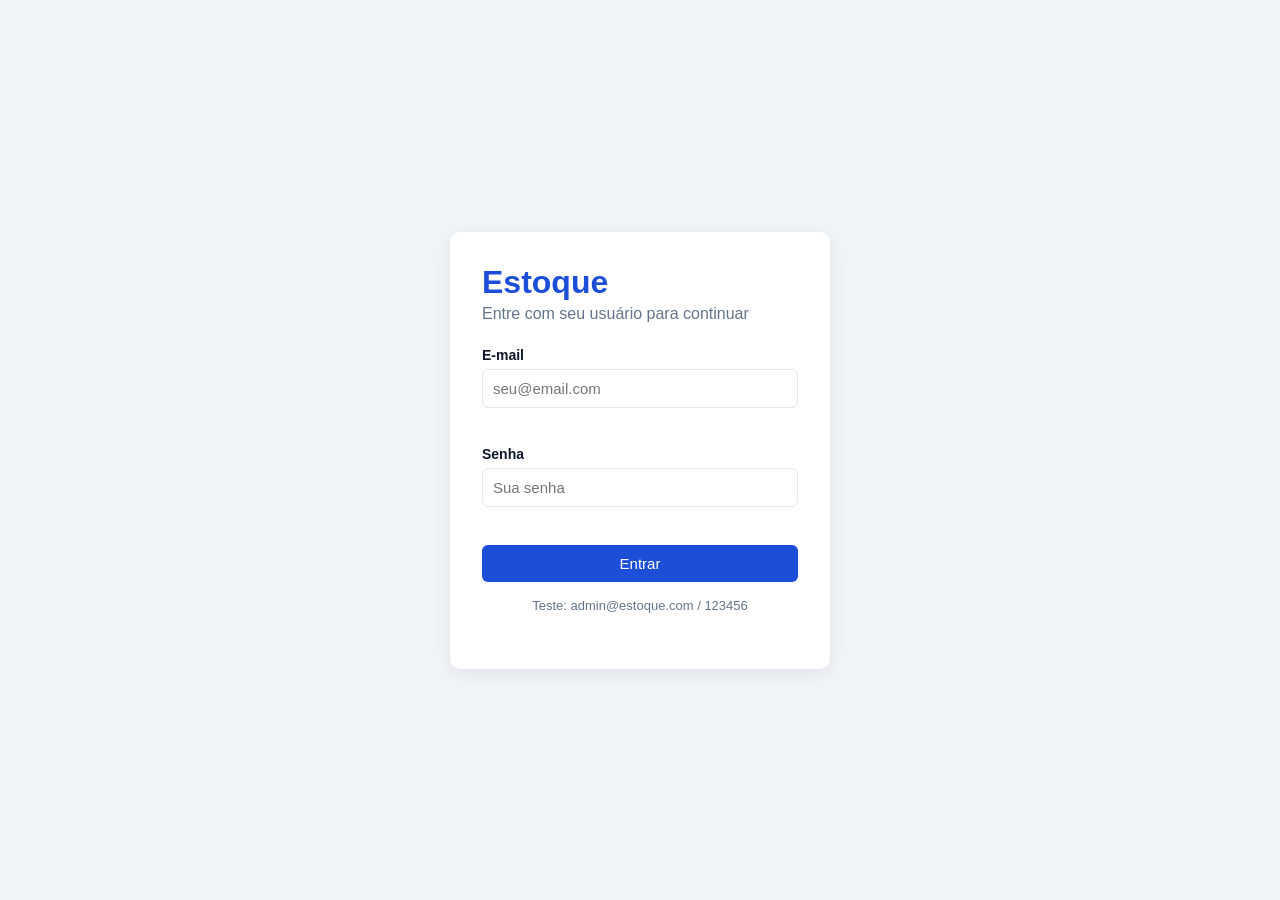
<file: index.html>
<!DOCTYPE html>
<html lang="pt-BR">
<head>
  <meta charset="UTF-8">
  <meta name="viewport" content="width=device-width, initial-scale=1.0">
  <title>Login | Sistema de Estoque</title>
  <link rel="stylesheet" href="css/style.css">
</head>
<body>
  <!-- TELA 1: LOGIN -->
  <main class="tela-login">
    <form id="formLogin" class="caixa-login" novalidate>
      <h1>Estoque</h1>
      <p>Entre com seu usuário para continuar</p>

      <div class="campo">
        <label for="email">E-mail</label>
        <input type="email" id="email" placeholder="seu@email.com">
        <span class="erro" id="erroEmail"></span>
      </div>

      <div class="campo">
        <label for="senha">Senha</label>
        <input type="password" id="senha" placeholder="Sua senha">
        <span class="erro" id="erroSenha"></span>
      </div>

      <span class="erro" id="erroLogin"></span>
      <button type="submit" class="btn">Entrar</button>

      <p class="dica">Teste: admin@estoque.com / 123456</p>
    </form>
  </main>

  <script src="js/dados.js"></script>
  <script src="js/login.js"></script>
</body>
</html>
</file>
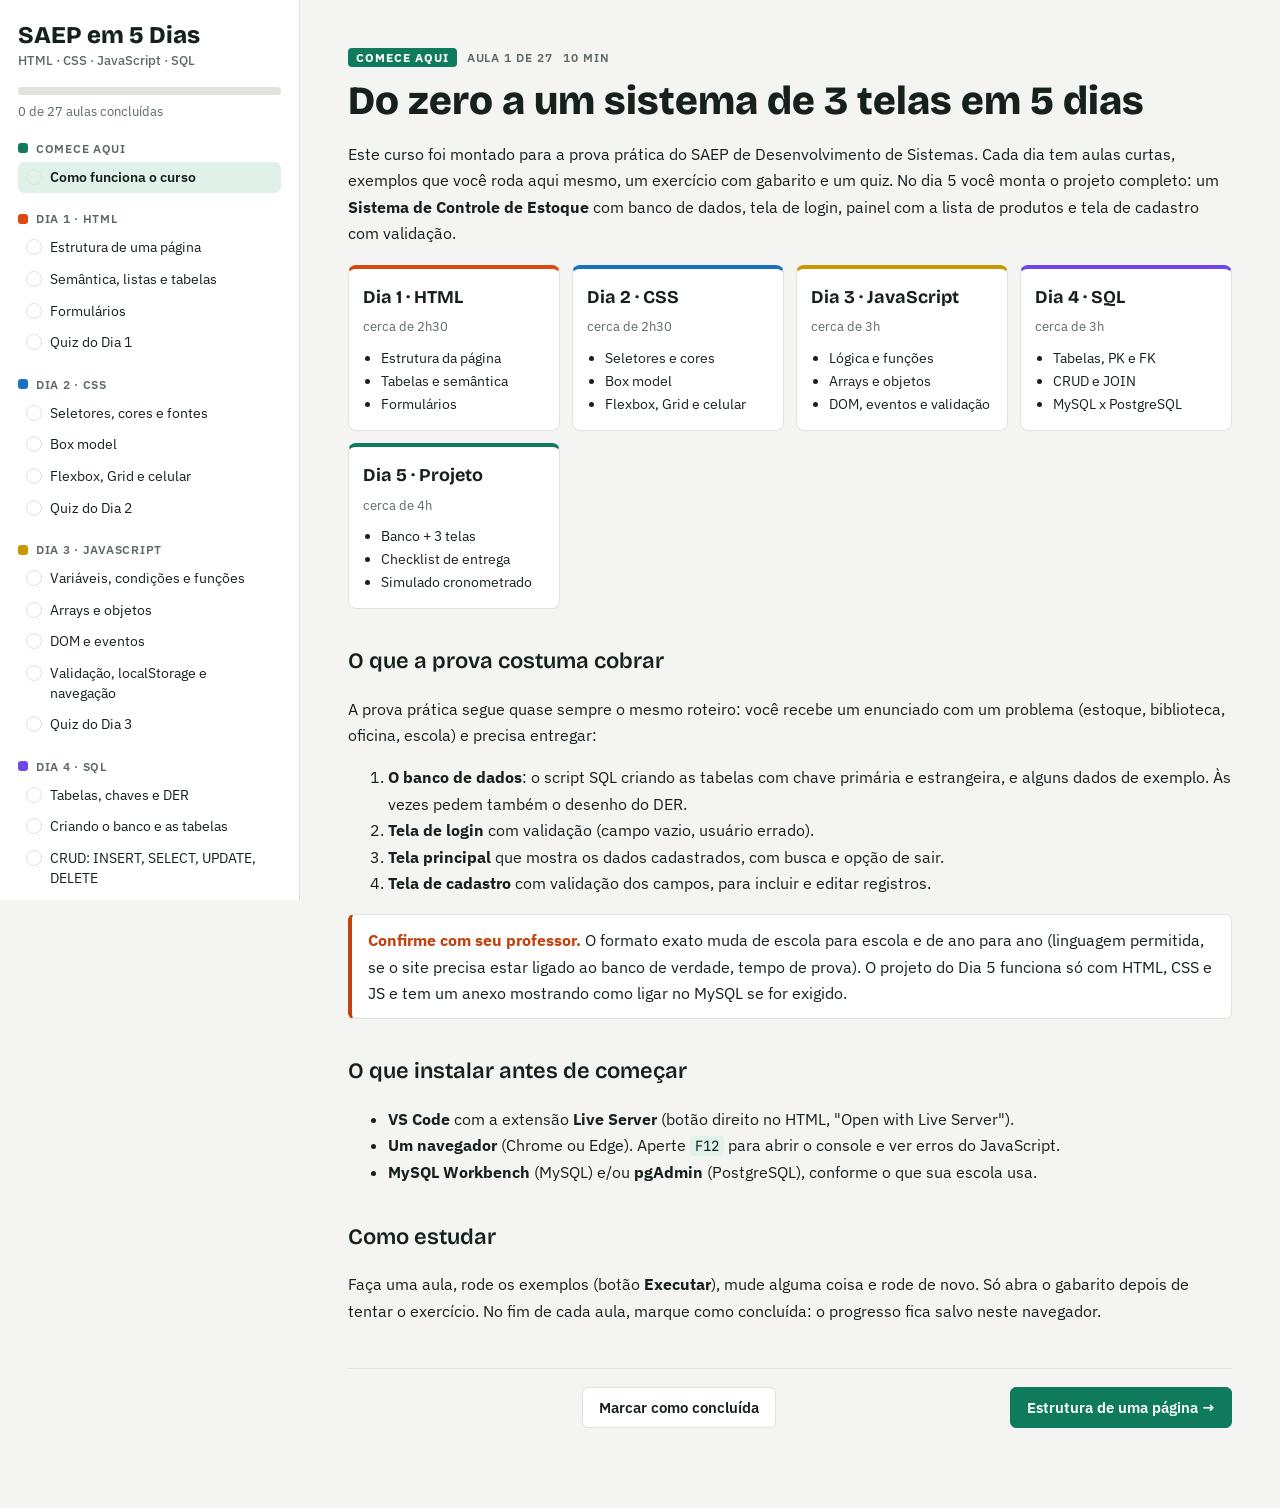
<file: estudos.html>
<!DOCTYPE html>
<html lang="pt-BR">
<head>
<meta charset="UTF-8">
<meta name="viewport" content="width=device-width, initial-scale=1">
<title>SAEP em 5 Dias</title>
<link rel="preconnect" href="https://fonts.googleapis.com">
<link rel="preconnect" href="https://fonts.gstatic.com" crossorigin>
<link href="https://fonts.googleapis.com/css2?family=Bricolage+Grotesque:opsz,wght@12..96,600;12..96,800&family=IBM+Plex+Sans:wght@400;500;600&family=JetBrains+Mono:wght@400;600&display=swap" rel="stylesheet">
<style>
/* Layout: barra lateral com a grade do curso + uma aula por vez na área principal */
:root{
  --bg:#f4f5f2; --surface:#ffffff; --ink:#16201c; --muted:#5c6a63; --line:#dfe3dc;
  --accent:#0f7a5c; --accent-soft:#e0f1ea; --mark:#c2410c; --code-bg:#14201b; --code-ink:#d9e6df;
  --ok:#15803d; --bad:#b91c1c;
  --d1:#d9480f; --d2:#1971c2; --d3:#c99700; --d4:#7048e8; --d5:#0f7a5c;
  --display:"Bricolage Grotesque", "Segoe UI", system-ui, sans-serif;
  --body:"IBM Plex Sans", "Segoe UI", system-ui, sans-serif;
  --mono:"JetBrains Mono", Consolas, "Courier New", monospace;
}
@media (prefers-color-scheme: dark){
  :root:not([data-theme="light"]){
    --bg:#101614; --surface:#18201d; --ink:#e4ebe7; --muted:#97a69f; --line:#2b3632;
    --accent:#3fc59a; --accent-soft:#1c3a30; --mark:#fb923c; --code-bg:#0b100e; --code-ink:#d9e6df;
    --ok:#4ade80; --bad:#f87171; color-scheme:dark;
  }
}
:root[data-theme="dark"]{
  --bg:#101614; --surface:#18201d; --ink:#e4ebe7; --muted:#97a69f; --line:#2b3632;
  --accent:#3fc59a; --accent-soft:#1c3a30; --mark:#fb923c; --code-bg:#0b100e; --code-ink:#d9e6df;
  --ok:#4ade80; --bad:#f87171; color-scheme:dark;
}
*{box-sizing:border-box}
html,body{margin:0;height:100%}
body{background:var(--bg);color:var(--ink);font:16px/1.65 var(--body)}
a{color:var(--accent)}
:focus-visible{outline:2px solid var(--accent);outline-offset:2px}

.app{display:grid;grid-template-columns:300px 1fr;min-height:100%}
.lateral{background:var(--surface);border-right:1px solid var(--line);padding:22px 18px;position:sticky;top:0;height:100vh;overflow-y:auto}
.marca{font-family:var(--display);font-weight:800;font-size:24px;line-height:1.1;margin:0}
.marca small{display:block;font:500 13px var(--body);color:var(--muted);margin-top:4px}
.progresso{margin:18px 0 6px;height:8px;background:var(--line);border-radius:99px;overflow:hidden}
.progresso div{height:100%;background:var(--accent);width:0;transition:width .3s}
.progresso-txt{font-size:13px;color:var(--muted);font-variant-numeric:tabular-nums}
.modulo{margin-top:18px}
.modulo h3{font:600 12px var(--body);letter-spacing:.06em;text-transform:uppercase;color:var(--muted);margin:0 0 6px;display:flex;align-items:center;gap:8px}
.modulo h3 i{width:10px;height:10px;border-radius:3px;display:inline-block}
.modulo ol{list-style:none;margin:0;padding:0}
.modulo a{display:flex;gap:8px;align-items:flex-start;padding:6px 8px;border-radius:6px;color:var(--ink);text-decoration:none;font-size:14px;line-height:1.4}
.modulo a:hover{background:var(--bg)}
.modulo a.atual{background:var(--accent-soft);font-weight:600}
.modulo a .chk{flex:none;width:16px;height:16px;border:1.5px solid var(--line);border-radius:50%;margin-top:1px;display:grid;place-items:center;font-size:10px;color:#fff}
.modulo a.feita .chk{background:var(--ok);border-color:var(--ok)}
.modulo a.feita .chk::after{content:"✓"}
.abrir-menu{display:none}

main{padding:36px 48px 80px;min-width:0}
.aula{display:none;max-width:none}
.aula.ativa{display:block}
.rotulo{font:600 12px var(--body);letter-spacing:.08em;text-transform:uppercase;color:var(--muted);display:flex;gap:10px;align-items:center;flex-wrap:wrap}
.rotulo b{color:#fff;padding:2px 8px;border-radius:4px}
.aula h1{font-family:var(--display);font-weight:800;font-size:clamp(28px,4vw,40px);line-height:1.1;margin:10px 0 18px;text-wrap:balance}
.aula h2{font-family:var(--display);font-weight:600;font-size:22px;margin:34px 0 8px;text-wrap:balance}
.aula h3{font-size:17px;margin:24px 0 6px}
.aula p,.aula li{max-width:none}
.aula code{font:0.88em var(--mono);background:var(--accent-soft);padding:1px 5px;border-radius:4px}
.objetivo{background:var(--surface);border:1px solid var(--line);border-left:4px solid var(--accent);padding:12px 16px;border-radius:6px}
.objetivo strong{display:block;font-size:13px;text-transform:uppercase;letter-spacing:.05em;color:var(--muted)}
.atencao{background:var(--surface);border:1px solid var(--line);border-left:4px solid var(--mark);padding:12px 16px;border-radius:6px;margin:18px 0}
.atencao strong:first-child{color:var(--mark)}

.bloco{margin:16px 0;border-radius:8px;overflow:hidden;border:1px solid var(--line)}
.bloco-topo{display:flex;justify-content:space-between;align-items:center;background:var(--code-bg);color:#93a59c;font:12px var(--mono);padding:6px 8px 6px 14px;border-bottom:1px solid #26332d}
.bloco-topo .acoes{display:flex;gap:6px}
.bloco-topo button{font:600 12px var(--body);background:#26332d;color:#e4ebe7;border:0;border-radius:4px;padding:5px 10px;cursor:pointer}
.bloco-topo button:hover{background:#34453d}
.bloco-topo button.rodar{background:var(--accent);color:#fff}
.bloco pre{margin:0;background:var(--code-bg);color:var(--code-ink);padding:14px;overflow-x:auto;font:13.5px/1.6 var(--mono);tab-size:2}
.bloco pre,.aula code{font-variant-ligatures:none;font-feature-settings:"liga" 0,"calt" 0}
.bloco pre code{background:none;padding:0;font:inherit;color:inherit;border-radius:0}
.bloco pre .c{color:#7f938a;font-style:italic}
.bloco iframe{display:block;width:100%;height:240px;border:0;background:#fff;border-top:3px solid var(--accent)}

table.tab{border-collapse:collapse;width:100%;font-size:14.5px;margin:14px 0;background:var(--surface)}
.tab-wrap{overflow-x:auto}
table.tab th,table.tab td{border:1px solid var(--line);padding:8px 10px;text-align:left;vertical-align:top}
table.tab th{background:var(--accent-soft)}
table.tab td code{white-space:nowrap}

details.gabarito{margin:14px 0;border:1px solid var(--line);border-radius:8px;background:var(--surface)}
details.gabarito summary{cursor:pointer;padding:10px 14px;font-weight:600}
details.gabarito > div{padding:0 14px 6px}
.exercicio{background:var(--surface);border:1px dashed var(--accent);border-radius:8px;padding:14px 18px;margin:18px 0}
.exercicio > strong{color:var(--accent)}

.quiz .pergunta{background:var(--surface);border:1px solid var(--line);border-radius:8px;padding:14px 18px;margin:14px 0}
.quiz .pergunta p{margin:0 0 10px;font-weight:600}
.quiz .ops{display:grid;gap:6px}
.quiz button.op{text-align:left;font:15px var(--body);background:var(--bg);color:var(--ink);border:1.5px solid var(--line);border-radius:6px;padding:8px 12px;cursor:pointer}
.quiz button.op:hover{border-color:var(--accent)}
.quiz button.op.certa{border-color:var(--ok);background:color-mix(in srgb,var(--ok) 14%,transparent)}
.quiz button.op.errada{border-color:var(--bad);background:color-mix(in srgb,var(--bad) 12%,transparent)}
.quiz .fb{margin-top:8px;font-size:14px;color:var(--muted);min-height:1em}
.placar{font-weight:600;font-variant-numeric:tabular-nums}

.dias{display:grid;grid-template-columns:repeat(auto-fit,minmax(200px,1fr));gap:12px;margin:18px 0}
.dia{background:var(--surface);border:1px solid var(--line);border-radius:8px;padding:14px;border-top:4px solid var(--c)}
.dia b{font-family:var(--display);font-size:18px;display:block}
.dia span{font-size:13px;color:var(--muted)}
.dia ul{margin:8px 0 0;padding-left:18px;font-size:14px}

.rodape-aula{display:flex;justify-content:space-between;gap:10px;flex-wrap:wrap;margin-top:44px;padding-top:18px;border-top:1px solid var(--line)}
.btn{font:600 15px var(--body);border-radius:6px;padding:10px 16px;cursor:pointer;border:1.5px solid var(--line);background:var(--surface);color:var(--ink);text-decoration:none}
.btn.prim{background:var(--accent);border-color:var(--accent);color:#fff}
.btn.feito{background:var(--ok);border-color:var(--ok);color:#fff}
.der{max-width:100%;height:auto;display:block;margin:14px 0}
.der rect{fill:var(--surface);stroke:var(--ink);stroke-width:1.5}
.der .cab{fill:var(--accent)}
.der text{fill:var(--ink);font:13px var(--mono)}
.der text.t{fill:#fff;font-weight:600}
.der line,.der path{stroke:var(--ink);stroke-width:1.5;fill:none}

@media (max-width:860px){
  .app{grid-template-columns:1fr}
  .lateral{position:static;height:auto;border-right:0;border-bottom:1px solid var(--line)}
  .lateral nav{display:none}
  .lateral.aberta nav{display:block}
  .abrir-menu{display:inline-block;margin-top:12px}
  main{padding:24px 16px 60px}
}
@media (prefers-reduced-motion:reduce){*{transition:none!important}}
</style>
</head>
<body>
<div class="app">
<aside class="lateral" id="lateral">
  <p class="marca">SAEP em 5 Dias<small>HTML · CSS · JavaScript · SQL</small></p>
  <div class="progresso" aria-hidden="true"><div id="barra"></div></div>
  <div class="progresso-txt" id="progressoTxt">0 de 0 aulas concluídas</div>
  <button class="btn abrir-menu" id="abrirMenu" aria-expanded="false">Ver todas as aulas</button>
  <nav id="menu"></nav>
</aside>

<main id="principal">

<!-- ================= COMECE AQUI ================= -->
<section class="aula" id="inicio" data-mod="Comece aqui" data-cor="var(--accent)" data-titulo="Como funciona o curso" data-min="10">
<h1>Do zero a um sistema de 3 telas em 5 dias</h1>
<p>Este curso foi montado para a prova prática do SAEP de Desenvolvimento de Sistemas. Cada dia tem aulas curtas, exemplos que você roda aqui mesmo, um exercício com gabarito e um quiz. No dia 5 você monta o projeto completo: um <strong>Sistema de Controle de Estoque</strong> com banco de dados, tela de login, painel com a lista de produtos e tela de cadastro com validação.</p>

<div class="dias">
  <div class="dia" style="--c:var(--d1)"><b>Dia 1 · HTML</b><span>cerca de 2h30</span><ul><li>Estrutura da página</li><li>Tabelas e semântica</li><li>Formulários</li></ul></div>
  <div class="dia" style="--c:var(--d2)"><b>Dia 2 · CSS</b><span>cerca de 2h30</span><ul><li>Seletores e cores</li><li>Box model</li><li>Flexbox, Grid e celular</li></ul></div>
  <div class="dia" style="--c:var(--d3)"><b>Dia 3 · JavaScript</b><span>cerca de 3h</span><ul><li>Lógica e funções</li><li>Arrays e objetos</li><li>DOM, eventos e validação</li></ul></div>
  <div class="dia" style="--c:var(--d4)"><b>Dia 4 · SQL</b><span>cerca de 3h</span><ul><li>Tabelas, PK e FK</li><li>CRUD e JOIN</li><li>MySQL x PostgreSQL</li></ul></div>
  <div class="dia" style="--c:var(--d5)"><b>Dia 5 · Projeto</b><span>cerca de 4h</span><ul><li>Banco + 3 telas</li><li>Checklist de entrega</li><li>Simulado cronometrado</li></ul></div>
</div>

<h2>O que a prova costuma cobrar</h2>
<p>A prova prática segue quase sempre o mesmo roteiro: você recebe um enunciado com um problema (estoque, biblioteca, oficina, escola) e precisa entregar:</p>
<ol>
  <li><strong>O banco de dados</strong>: o script SQL criando as tabelas com chave primária e estrangeira, e alguns dados de exemplo. Às vezes pedem também o desenho do DER.</li>
  <li><strong>Tela de login</strong> com validação (campo vazio, usuário errado).</li>
  <li><strong>Tela principal</strong> que mostra os dados cadastrados, com busca e opção de sair.</li>
  <li><strong>Tela de cadastro</strong> com validação dos campos, para incluir e editar registros.</li>
</ol>
<div class="atencao"><strong>Confirme com seu professor.</strong> O formato exato muda de escola para escola e de ano para ano (linguagem permitida, se o site precisa estar ligado ao banco de verdade, tempo de prova). O projeto do Dia 5 funciona só com HTML, CSS e JS e tem um anexo mostrando como ligar no MySQL se for exigido.</div>

<h2>O que instalar antes de começar</h2>
<ul>
  <li><strong>VS Code</strong> com a extensão <strong>Live Server</strong> (botão direito no HTML, "Open with Live Server").</li>
  <li><strong>Um navegador</strong> (Chrome ou Edge). Aperte <code>F12</code> para abrir o console e ver erros do JavaScript.</li>
  <li><strong>MySQL Workbench</strong> (MySQL) e/ou <strong>pgAdmin</strong> (PostgreSQL), conforme o que sua escola usa.</li>
</ul>

<h2>Como estudar</h2>
<p>Faça uma aula, rode os exemplos (botão <strong>Executar</strong>), mude alguma coisa e rode de novo. Só abra o gabarito depois de tentar o exercício. No fim de cada aula, marque como concluída: o progresso fica salvo neste navegador.</p>
</section>

<!-- ================= DIA 1 · HTML ================= -->
<section class="aula" id="d1-estrutura" data-mod="Dia 1 · HTML" data-cor="var(--d1)" data-titulo="Estrutura de uma página" data-min="40">
<p class="objetivo"><strong>Objetivo</strong>Entender o esqueleto de qualquer página HTML e as tags de texto, link e imagem.</p>
<p>HTML é a linguagem que diz <em>o que</em> existe na página: um título, um parágrafo, um botão. Cada coisa é uma <strong>tag</strong>, que normalmente abre e fecha: <code>&lt;p&gt;texto&lt;/p&gt;</code>. Tags podem ter <strong>atributos</strong>, que dão informações extras: <code>&lt;a href="painel.html"&gt;</code>.</p>

<h2>O esqueleto</h2>
<p>Toda página começa igual. No VS Code, digite <code>!</code> e aperte Tab que ele gera isto pronto:</p>
<script type="text/plain" class="codigo" data-lang="html" data-run>
<!DOCTYPE html>               <!-- avisa que é HTML5 -->
<html lang="pt-BR">
<head>                         <!-- configurações: não aparece na tela -->
  <meta charset="UTF-8">       <!-- acentos funcionando -->
  <meta name="viewport" content="width=device-width, initial-scale=1.0">
  <title>Minha página</title>  <!-- nome na aba do navegador -->
  <link rel="stylesheet" href="css/style.css">   <!-- liga o CSS -->
</head>
<body>                         <!-- tudo que aparece na tela -->
  <h1>Olá, SAEP!</h1>
  <p>Meu primeiro parágrafo.</p>

  <script src="js/app.js"><\/script>   <!-- JS no fim do body -->
</body>
</html>
</script>

<h2>Tags de texto, link e imagem</h2>
<script type="text/plain" class="codigo" data-lang="html" data-run>
<h1>Título principal (só um por página)</h1>
<h2>Subtítulo</h2>
<p>Parágrafo com <strong>negrito</strong> e <em>itálico</em>.</p>
<p>Quebra de linha<br>dentro do parágrafo.</p>
<hr>
<a href="https://www.senai.br">Link para outro site</a><br>
<a href="painel.html">Link para outra página do projeto</a><br>
<img src="logo.png" alt="Logo da empresa" width="120">
</script>
<ul>
  <li><code>h1</code> até <code>h6</code>: títulos, do maior para o menor.</li>
  <li><code>a</code>: link. O atributo <code>href</code> diz para onde vai.</li>
  <li><code>img</code>: imagem. Não fecha. <code>alt</code> é o texto alternativo (acessibilidade, e a prova costuma olhar isso).</li>
  <li><code>br</code> e <code>hr</code> também não fecham.</li>
</ul>
<div class="atencao"><strong>Caminhos de arquivo.</strong> <code>href="css/style.css"</code> procura a pasta <code>css</code> ao lado do HTML. Erro de caminho é a causa número 1 de "meu CSS não funciona".</div>
</section>

<section class="aula" id="d1-tabelas" data-mod="Dia 1 · HTML" data-titulo="Semântica, listas e tabelas" data-min="35">
<p class="objetivo"><strong>Objetivo</strong>Organizar a página em áreas com significado e mostrar dados em tabela, como o painel do projeto.</p>
<h2>Tags semânticas</h2>
<p>São "caixas" com nome. Funcionam como <code>div</code>, mas dizem o que é cada parte. Use-as: a correção valoriza código organizado.</p>
<script type="text/plain" class="codigo" data-lang="html" data-run>
<header>Cabeçalho: logo e menu</header>
<nav>
  <a href="painel.html">Painel</a> |
  <a href="produto.html">Novo produto</a>
</nav>
<main>
  <section>
    <h2>Produtos</h2>
    <p>Conteúdo principal da página.</p>
  </section>
</main>
<footer>Rodapé © 2026</footer>
</script>

<h2>Listas</h2>
<script type="text/plain" class="codigo" data-lang="html" data-run>
<ul>  <!-- lista sem número -->
  <li>Arroz</li>
  <li>Feijão</li>
</ul>
<ol>  <!-- lista numerada -->
  <li>Criar o banco</li>
  <li>Fazer as telas</li>
</ol>
</script>

<h2>Tabelas</h2>
<p>A tela de listagem quase sempre é uma tabela. Memorize a hierarquia: <code>table</code> &gt; <code>thead</code>/<code>tbody</code> &gt; <code>tr</code> (linha) &gt; <code>th</code> (célula de título) ou <code>td</code> (célula comum).</p>
<script type="text/plain" class="codigo" data-lang="html" data-run>
<table border="1">
  <thead>
    <tr>
      <th>Nome</th>
      <th>Quantidade</th>
      <th>Preço</th>
    </tr>
  </thead>
  <tbody>
    <tr>
      <td>Martelo</td>
      <td>25</td>
      <td>R$ 39,90</td>
    </tr>
    <tr>
      <td>Disjuntor 20A</td>
      <td>2</td>
      <td>R$ 27,80</td>
    </tr>
  </tbody>
</table>
</script>
<p>No projeto, o <code>&lt;tbody&gt;</code> começa vazio e o JavaScript preenche as linhas com os dados.</p>
</section>

<section class="aula" id="d1-formularios" data-mod="Dia 1 · HTML" data-titulo="Formulários" data-min="45">
<p class="objetivo"><strong>Objetivo</strong>Montar formulários corretos: é a base da tela de login e da tela de cadastro.</p>
<script type="text/plain" class="codigo" data-lang="html" data-run>
<form id="formCadastro">
  <label for="nome">Nome</label><br>
  <input type="text" id="nome" placeholder="Nome do produto" required><br><br>

  <label for="email">E-mail</label><br>
  <input type="email" id="email"><br><br>

  <label for="senha">Senha</label><br>
  <input type="password" id="senha" minlength="6"><br><br>

  <label for="qtd">Quantidade</label><br>
  <input type="number" id="qtd" min="0"><br><br>

  <label for="data">Data</label><br>
  <input type="date" id="data"><br><br>

  <label for="cat">Categoria</label><br>
  <select id="cat">
    <option value="">Selecione...</option>
    <option value="1">Ferramentas</option>
    <option value="2">Elétrica</option>
  </select><br><br>

  <label for="obs">Observação</label><br>
  <textarea id="obs" rows="3"></textarea><br><br>

  <label><input type="checkbox" id="ativo"> Ativo</label><br><br>

  <button type="submit">Salvar</button>
  <button type="reset">Limpar</button>
</form>
</script>

<h2>Regras que você precisa saber</h2>
<ul>
  <li><strong><code>label for</code> = <code>id</code> do campo.</strong> Clicar no texto foca o campo. Esquecer isso é erro comum.</li>
  <li><strong><code>type</code></strong> muda o teclado e a validação: <code>email</code>, <code>password</code> (esconde), <code>number</code>, <code>date</code>.</li>
  <li><strong><code>required</code>, <code>min</code>, <code>maxlength</code>, <code>minlength</code></strong>: validação automática do navegador.</li>
  <li><strong><code>id</code></strong> é como o JavaScript encontra o campo. Tem que ser único na página.</li>
  <li><strong><code>button type="submit"</code></strong> envia o formulário. Dentro de um <code>form</code>, todo botão é submit se você não disser outra coisa.</li>
</ul>

<div class="exercicio"><strong>Exercício do Dia 1</strong>
<p>Crie <code>index.html</code> com uma tela de login: título "Estoque", um parágrafo de instrução, campo de e-mail, campo de senha (ambos com label) e um botão "Entrar". Use <code>main</code> e <code>form</code>. Não precisa de CSS ainda.</p>
</div>
<details class="gabarito"><summary>Ver gabarito</summary><div>
<script type="text/plain" class="codigo" data-lang="html" data-run>
<!DOCTYPE html>
<html lang="pt-BR">
<head>
  <meta charset="UTF-8">
  <title>Login | Estoque</title>
</head>
<body>
  <main>
    <form id="formLogin">
      <h1>Estoque</h1>
      <p>Entre com seu usuário para continuar</p>

      <label for="email">E-mail</label><br>
      <input type="email" id="email" placeholder="seu@email.com"><br><br>

      <label for="senha">Senha</label><br>
      <input type="password" id="senha"><br><br>

      <button type="submit">Entrar</button>
    </form>
  </main>
</body>
</html>
</script>
</div></details>
</section>

<section class="aula" id="d1-quiz" data-mod="Dia 1 · HTML" data-titulo="Quiz do Dia 1" data-min="10">
<h1>Quiz do Dia 1</h1>
<div class="quiz">
  <div class="pergunta" data-certa="2" data-explica="O label se liga ao campo pelo id: for=&quot;email&quot; aponta para id=&quot;email&quot;."><p>1. Como ligar um label ao seu input?</p><div class="ops"><button class="op">&lt;label name="email"&gt;</button><button class="op">&lt;label id="email"&gt;</button><button class="op">&lt;label for="email"&gt; com o input id="email"</button></div></div>
  <div class="pergunta" data-certa="1" data-explica="O head guarda configurações (charset, title, link do CSS). O que aparece fica no body."><p>2. Onde fica a tag &lt;link&gt; que liga o CSS?</p><div class="ops"><button class="op">No body</button><button class="op">No head</button><button class="op">Depois do &lt;/html&gt;</button></div></div>
  <div class="pergunta" data-certa="0" data-explica="tr é a linha; th e td são as células dentro dela."><p>3. Em uma tabela, qual tag representa uma linha?</p><div class="ops"><button class="op">&lt;tr&gt;</button><button class="op">&lt;td&gt;</button><button class="op">&lt;th&gt;</button></div></div>
  <div class="pergunta" data-certa="2" data-explica="type=&quot;password&quot; esconde o que é digitado."><p>4. Qual input esconde o que o usuário digita?</p><div class="ops"><button class="op">type="hidden"</button><button class="op">type="secret"</button><button class="op">type="password"</button></div></div>
  <div class="pergunta" data-certa="1" data-explica="O alt descreve a imagem para leitores de tela e aparece se a imagem não carregar."><p>5. Para que serve o atributo alt da imagem?</p><div class="ops"><button class="op">Definir a altura</button><button class="op">Texto alternativo da imagem</button><button class="op">Alinhar a imagem</button></div></div>
  <p class="placar"></p>
</div>
</section>

<!-- ================= DIA 2 · CSS ================= -->
<section class="aula" id="d2-seletores" data-mod="Dia 2 · CSS" data-cor="var(--d2)" data-titulo="Seletores, cores e fontes" data-min="40">
<p class="objetivo"><strong>Objetivo</strong>Saber ligar o CSS e escolher qual elemento estilizar.</p>
<p>CSS diz <em>como</em> as coisas aparecem. Uma regra tem um <strong>seletor</strong> (quem) e <strong>declarações</strong> (o quê): <code>p { color: blue; }</code>. Use um arquivo separado, <code>css/style.css</code>, ligado no head.</p>
<script type="text/plain" class="codigo" data-lang="html" data-run>
<style>
  /* variáveis: mude uma vez, muda no site todo */
  :root { --primaria: #1d4ed8; }

  body  { font-family: Arial, sans-serif; background: #f1f5f9; }   /* tag */
  .card { background: white; padding: 12px; border-radius: 8px; } /* classe */
  #titulo { color: var(--primaria); }                               /* id */
  .card p { color: #475569; }      /* p que está DENTRO de .card */
  a:hover { color: red; }          /* quando passa o mouse */
  input:focus { outline: 2px solid var(--primaria); }  /* campo ativo */
</style>

<h1 id="titulo">Painel</h1>
<div class="card">
  <p>Texto dentro do card</p>
  <a href="#">Passe o mouse</a>
  <input placeholder="Clique aqui">
</div>
</script>

<table class="tab"><tr><th>Seletor</th><th>Exemplo</th><th>Pega</th></tr>
<tr><td>Tag</td><td><code>p</code></td><td>todos os parágrafos</td></tr>
<tr><td>Classe</td><td><code>.btn</code></td><td>todos com <code>class="btn"</code> (pode repetir)</td></tr>
<tr><td>Id</td><td><code>#titulo</code></td><td>o único com <code>id="titulo"</code></td></tr>
<tr><td>Descendente</td><td><code>.card p</code></td><td>p dentro de .card</td></tr>
<tr><td>Estado</td><td><code>:hover</code>, <code>:focus</code></td><td>mouse em cima, campo ativo</td></tr>
</table>
<p><strong>Quem ganha quando duas regras brigam?</strong> Id vence classe, classe vence tag. Empatou? Vale a que vem por último no arquivo.</p>
<h3>Unidades e cores</h3>
<p><code>px</code> (fixo), <code>%</code> (relativo ao pai), <code>rem</code> (relativo à fonte do site). Cores: nome (<code>red</code>), hexadecimal (<code>#1d4ed8</code>) ou <code>rgb(29, 78, 216)</code>.</p>
</section>

<section class="aula" id="d2-box" data-mod="Dia 2 · CSS" data-titulo="Box model" data-min="30">
<p class="objetivo"><strong>Objetivo</strong>Controlar tamanho e espaçamento de qualquer elemento.</p>
<p>Todo elemento é uma caixa com 4 camadas, de dentro para fora: <strong>conteúdo → padding</strong> (espaço interno) <strong>→ border → margin</strong> (espaço externo).</p>
<script type="text/plain" class="codigo" data-lang="html" data-run>
<style>
  * { box-sizing: border-box; }  /* width passa a incluir padding e borda */
  .caixa {
    width: 260px;
    padding: 20px;               /* dentro */
    border: 3px solid #1d4ed8;
    margin: 20px auto;           /* fora; auto nos lados = centraliza */
    border-radius: 10px;
    box-shadow: 0 4px 12px rgba(0,0,0,.15);
    background: white;
  }
  .btn {
    display: inline-block;
    padding: 10px 18px;
    background: #1d4ed8;
    color: white;
    border: none;
    border-radius: 6px;
    cursor: pointer;
  }
</style>
<div class="caixa">
  Uma caixa centralizada
  <br><br>
  <button class="btn">Botão estilizado</button>
</div>
</script>
<ul>
  <li><code>display: block</code> ocupa a linha inteira (div, p, h1). <code>inline</code> fica no meio do texto (a, span, strong) e ignora width/height.</li>
  <li><code>margin: 10px 20px</code> = 10 em cima/embaixo, 20 nos lados. Com 4 valores: cima, direita, baixo, esquerda (sentido do relógio).</li>
  <li>Comece todo CSS com <code>* { box-sizing: border-box; }</code>. Evita contas erradas de largura.</li>
</ul>
</section>

<section class="aula" id="d2-layout" data-mod="Dia 2 · CSS" data-titulo="Flexbox, Grid e celular" data-min="50">
<p class="objetivo"><strong>Objetivo</strong>Posicionar elementos lado a lado, centralizar a tela de login e adaptar ao celular.</p>
<h2>Flexbox: uma direção (linha ou coluna)</h2>
<script type="text/plain" class="codigo" data-lang="html" data-run>
<style>
  .topo {
    display: flex;
    justify-content: space-between; /* espalha no eixo principal */
    align-items: center;            /* alinha no outro eixo */
    gap: 12px;
    background: #1d4ed8; color: white; padding: 12px 20px;
  }
  .centro {
    display: flex;
    justify-content: center;
    align-items: center;
    height: 140px;                  /* login usa min-height: 100vh */
    background: #e2e8f0;
  }
</style>
<header class="topo"><strong>Sistema</strong><span>Olá, Admin | Sair</span></header>
<div class="centro"><div style="background:white;padding:20px">Caixa de login centralizada</div></div>
</script>
<table class="tab"><tr><th>Propriedade</th><th>Valores mais usados</th></tr>
<tr><td><code>flex-direction</code></td><td><code>row</code> (padrão), <code>column</code></td></tr>
<tr><td><code>justify-content</code></td><td><code>center</code>, <code>space-between</code>, <code>flex-start</code>, <code>flex-end</code></td></tr>
<tr><td><code>align-items</code></td><td><code>center</code>, <code>stretch</code>, <code>flex-start</code></td></tr>
<tr><td><code>gap</code></td><td>espaço entre os filhos</td></tr>
<tr><td><code>flex-wrap</code></td><td><code>wrap</code> deixa quebrar linha</td></tr>
</table>

<h2>Grid: linhas e colunas</h2>
<script type="text/plain" class="codigo" data-lang="html" data-run>
<style>
  .resumo {
    display: grid;
    /* quantas colunas couberem, cada uma com no mínimo 140px */
    grid-template-columns: repeat(auto-fit, minmax(140px, 1fr));
    gap: 12px;
  }
  .cartao { background: #f1f5f9; padding: 14px; border-radius: 8px; }
  .cartao strong { display: block; font-size: 26px; }
</style>
<div class="resumo">
  <div class="cartao">Produtos<strong>6</strong></div>
  <div class="cartao">Itens<strong>138</strong></div>
  <div class="cartao">Estoque baixo<strong>3</strong></div>
</div>
</script>

<h2>Celular: media query</h2>
<script type="text/plain" class="codigo" data-lang="css">
/* Só vale quando a tela tiver até 600px */
@media (max-width: 600px) {
  .linha { grid-template-columns: 1fr; }   /* 2 colunas viram 1 */
  .topo  { flex-direction: column; }
}
</script>
<p>Para isso funcionar no celular, o HTML precisa da tag <code>&lt;meta name="viewport" ...&gt;</code> no head.</p>

<div class="exercicio"><strong>Exercício do Dia 2</strong>
<p>Pegue a tela de login do Dia 1 e crie <code>css/style.css</code> para: fundo cinza claro, caixa branca de no máximo 380px centralizada na tela (vertical e horizontal), campos com 100% de largura, botão azul ocupando a largura toda.</p>
</div>
<details class="gabarito"><summary>Ver gabarito</summary><div>
<script type="text/plain" class="codigo" data-lang="html" data-run>
<style>
  * { box-sizing: border-box; margin: 0; padding: 0; }
  body { font-family: Arial, sans-serif; background: #f1f5f9; }
  main {
    min-height: 100vh;
    display: flex; align-items: center; justify-content: center;
    padding: 16px;
  }
  form {
    background: white; width: 100%; max-width: 380px;
    padding: 32px; border-radius: 10px;
    box-shadow: 0 4px 20px rgba(0,0,0,.08);
  }
  h1 { color: #1d4ed8; }
  p  { color: #64748b; margin: 4px 0 20px; }
  label { font-weight: bold; font-size: 14px; }
  input {
    width: 100%; padding: 10px; margin: 6px 0 16px;
    border: 1px solid #e2e8f0; border-radius: 6px;
  }
  button {
    width: 100%; padding: 12px; border: none; border-radius: 6px;
    background: #1d4ed8; color: white; font-size: 15px; cursor: pointer;
  }
  button:hover { background: #1e3a8a; }
</style>
<main>
  <form>
    <h1>Estoque</h1>
    <p>Entre com seu usuário para continuar</p>
    <label for="email">E-mail</label>
    <input type="email" id="email">
    <label for="senha">Senha</label>
    <input type="password" id="senha">
    <button type="submit">Entrar</button>
  </form>
</main>
</script>
</div></details>
</section>

<section class="aula" id="d2-quiz" data-mod="Dia 2 · CSS" data-titulo="Quiz do Dia 2" data-min="10">
<h1>Quiz do Dia 2</h1>
<div class="quiz">
  <div class="pergunta" data-certa="1" data-explica="Ponto = classe, cerquilha = id."><p>1. Qual seletor pega todos os elementos com class="btn"?</p><div class="ops"><button class="op">#btn</button><button class="op">.btn</button><button class="op">btn</button></div></div>
  <div class="pergunta" data-certa="0" data-explica="Padding é o espaço interno, entre o conteúdo e a borda."><p>2. Qual propriedade cria espaço DENTRO da borda?</p><div class="ops"><button class="op">padding</button><button class="op">margin</button><button class="op">gap</button></div></div>
  <div class="pergunta" data-certa="2" data-explica="Com display:flex no pai, justify-content e align-items em center centralizam nos dois eixos."><p>3. Como centralizar um filho na horizontal e na vertical?</p><div class="ops"><button class="op">text-align: center</button><button class="op">margin: center</button><button class="op">display: flex; justify-content: center; align-items: center</button></div></div>
  <div class="pergunta" data-certa="1" data-explica="Id é mais específico que classe, então vence, não importa a ordem."><p>4. Um elemento tem .titulo { color: red } e #principal { color: blue }. Qual cor aparece?</p><div class="ops"><button class="op">Vermelho</button><button class="op">Azul</button><button class="op">Depende do navegador</button></div></div>
  <div class="pergunta" data-certa="0" data-explica="@media (max-width: 600px) aplica as regras só em telas de até 600px."><p>5. O que deixa o layout diferente no celular?</p><div class="ops"><button class="op">@media (max-width: 600px)</button><button class="op">@mobile</button><button class="op">display: phone</button></div></div>
  <p class="placar"></p>
</div>
</section>

<!-- ================= DIA 3 · JAVASCRIPT ================= -->
<section class="aula" id="d3-logica" data-mod="Dia 3 · JavaScript" data-cor="var(--d3)" data-titulo="Variáveis, condições e funções" data-min="45">
<p class="objetivo"><strong>Objetivo</strong>Escrever a lógica básica: guardar valores, decidir e reaproveitar código.</p>
<p>JavaScript é o que dá <em>comportamento</em>: validar, mostrar mensagens, trocar de página. Nos exemplos abaixo, o <code>console.log</code> aparece no quadro branco quando você clica em Executar (no navegador ele vai para o console, tecla F12).</p>
<script type="text/plain" class="codigo" data-lang="js" data-run>
// const = não muda | let = pode mudar | evite var
const nome = "Martelo";
let quantidade = 3;
const preco = 39.9;
const ativo = true;

quantidade = quantidade + 10;      // ou quantidade += 10
console.log(nome, quantidade);

// Template string: crase e ${ }
console.log(`Produto: ${nome} custa R$ ${preco}`);

// Tipos
console.log(typeof nome, typeof quantidade, typeof ativo);

// Texto que veio de um input é STRING. Converta antes de fazer conta:
console.log("10" + 5);           // "105" (juntou texto)
console.log(Number("10") + 5);   // 15
</script>

<h2>Condições</h2>
<script type="text/plain" class="codigo" data-lang="js" data-run>
const estoque = 3;
const minimo = 5;

if (estoque === 0) {
  console.log("Sem estoque");
} else if (estoque < minimo) {
  console.log("Estoque baixo");
} else {
  console.log("Estoque ok");
}

// Operadores: === igual | !== diferente | > < >= <=
//             && E | || OU | ! NÃO
const email = "admin@estoque.com";
const senha = "123456";
if (email === "admin@estoque.com" && senha === "123456") {
  console.log("Login liberado");
}
</script>
<div class="atencao"><strong>Use sempre <code>===</code>.</strong> O <code>==</code> converte tipos e dá surpresas: <code>"5" == 5</code> é <code>true</code>, <code>"5" === 5</code> é <code>false</code>.</div>

<h2>Funções</h2>
<script type="text/plain" class="codigo" data-lang="js" data-run>
// Função tradicional
function calcularTotal(quantidade, preco) {
  return quantidade * preco;
}

// Arrow function (mesma coisa, mais curta)
const estaBaixo = (qtd, minimo) => qtd < minimo;

console.log(calcularTotal(3, 12.5));   // 37.5
console.log(estaBaixo(3, 5));          // true

// Laço for: repete
for (let i = 1; i <= 3; i++) {
  console.log("Volta", i);
}
</script>
</section>

<section class="aula" id="d3-arrays" data-mod="Dia 3 · JavaScript" data-titulo="Arrays e objetos" data-min="40">
<p class="objetivo"><strong>Objetivo</strong>Guardar uma lista de produtos e filtrar, buscar e somar, como no painel do projeto.</p>
<p>Um <strong>objeto</strong> é como uma linha do banco (chave: valor). Um <strong>array</strong> é a tabela inteira (lista de objetos).</p>
<script type="text/plain" class="codigo" data-lang="js" data-run>
const produtos = [
  { id: 1, nome: "Martelo", quantidade: 25, minimo: 5 },
  { id: 2, nome: "Chave de fenda", quantidade: 3, minimo: 5 },
  { id: 3, nome: "Disjuntor", quantidade: 2, minimo: 4 }
];

console.log(produtos.length);          // 3
console.log(produtos[0].nome);         // Martelo (começa no 0)

produtos.push({ id: 4, nome: "Trena", quantidade: 8, minimo: 3 });  // INSERT

// forEach: percorre
produtos.forEach(p => console.log(p.nome));

// filter: devolve os que passam no teste (WHERE)
const baixos = produtos.filter(p => p.quantidade < p.minimo);
console.log("Baixos:", baixos.length);

// find: devolve o primeiro que achar (WHERE id = 2)
console.log(produtos.find(p => p.id === 2));

// map: transforma cada item
console.log(produtos.map(p => p.nome.toUpperCase()));

// reduce: soma tudo (SUM)
const total = produtos.reduce((soma, p) => soma + p.quantidade, 0);
console.log("Total de itens:", total);

// Busca por texto (LIKE '%cha%')
console.log(produtos.filter(p => p.nome.toLowerCase().includes("cha")));
</script>

<h2>JSON</h2>
<p>O <code>localStorage</code> só guarda texto. Para salvar um array, transforme em texto com <code>JSON.stringify</code>; para ler de volta, <code>JSON.parse</code>.</p>
<script type="text/plain" class="codigo" data-lang="js" data-run>
const lista = [{ nome: "Martelo" }, { nome: "Trena" }];
const texto = JSON.stringify(lista);
console.log(texto);                  // texto
const deVolta = JSON.parse(texto);
console.log(deVolta[1].nome);        // Trena
</script>
</section>

<section class="aula" id="d3-dom" data-mod="Dia 3 · JavaScript" data-titulo="DOM e eventos" data-min="50">
<p class="objetivo"><strong>Objetivo</strong>Ler campos, reagir a cliques e criar elementos na tela.</p>
<p>O <strong>DOM</strong> é o HTML visto pelo JavaScript. O roteiro é sempre: <strong>pegar o elemento → ouvir um evento → mudar algo</strong>.</p>
<script type="text/plain" class="codigo" data-lang="html" data-run>
<input id="campoNome" placeholder="Digite um produto">
<button id="btnAdd">Adicionar</button>
<p id="aviso"></p>
<ul id="lista"></ul>

<script>
  // 1. Pegar elementos
  const campo = document.getElementById("campoNome");
  const botao = document.querySelector("#btnAdd");   // aceita seletor CSS
  const aviso = document.getElementById("aviso");
  const lista = document.getElementById("lista");

  // 2. Ouvir o evento
  botao.addEventListener("click", function () {
    const nome = campo.value.trim();     // .value lê o que foi digitado

    // 3. Mudar a tela
    if (nome === "") {
      aviso.textContent = "Digite um nome!";
      aviso.style.color = "red";
      return;
    }
    const item = document.createElement("li");
    item.textContent = nome;
    lista.appendChild(item);
    aviso.textContent = "";
    campo.value = "";                    // limpa o campo
    campo.focus();
  });
<\/script>
</script>

<table class="tab"><tr><th>Preciso...</th><th>Uso</th></tr>
<tr><td>Pegar um elemento</td><td><code>document.getElementById("id")</code> ou <code>document.querySelector(".classe")</code></td></tr>
<tr><td>Pegar vários</td><td><code>document.querySelectorAll(".erro")</code></td></tr>
<tr><td>Ler/escrever um campo</td><td><code>campo.value</code></td></tr>
<tr><td>Trocar texto</td><td><code>el.textContent = "..."</code></td></tr>
<tr><td>Trocar HTML</td><td><code>el.innerHTML = "&lt;tr&gt;...&lt;/tr&gt;"</code></td></tr>
<tr><td>Classe CSS</td><td><code>el.classList.add("ok")</code> / <code>remove</code> / <code>toggle</code></td></tr>
<tr><td>Criar e inserir</td><td><code>document.createElement("tr")</code> + <code>pai.appendChild(filho)</code></td></tr>
<tr><td>Eventos comuns</td><td><code>click</code>, <code>submit</code> (formulário), <code>input</code> (a cada tecla), <code>change</code> (select)</td></tr>
</table>

<h2>Evento de formulário</h2>
<p>No <code>submit</code>, chame <code>evento.preventDefault()</code>. Sem isso a página recarrega e tudo some.</p>
<script type="text/plain" class="codigo" data-lang="html" data-run>
<form id="form">
  <input id="qtd" type="number" placeholder="Quantidade">
  <button type="submit">Salvar</button>
</form>
<p id="saida"></p>
<script>
  document.getElementById("form").addEventListener("submit", function (evento) {
    evento.preventDefault();
    const qtd = Number(document.getElementById("qtd").value);
    document.getElementById("saida").textContent =
      qtd > 0 ? `Salvo: ${qtd} unidades` : "Quantidade inválida";
  });
<\/script>
</script>
</section>

<section class="aula" id="d3-validacao" data-mod="Dia 3 · JavaScript" data-titulo="Validação, localStorage e navegação" data-min="45">
<p class="objetivo"><strong>Objetivo</strong>Validar um formulário de verdade, guardar dados no navegador e trocar de tela.</p>
<h2>Validação com mensagem embaixo do campo</h2>
<script type="text/plain" class="codigo" data-lang="html" data-run>
<style> .erro { color: #dc2626; font-size: 13px; display: block; } </style>
<form id="formLogin" novalidate>
  <input id="email" placeholder="E-mail"><span class="erro" id="erroEmail"></span><br>
  <input id="senha" type="password" placeholder="Senha"><span class="erro" id="erroSenha"></span><br>
  <button type="submit">Entrar</button>
  <p id="resultado"></p>
</form>
<script>
  document.getElementById("formLogin").addEventListener("submit", function (e) {
    e.preventDefault();
    const email = document.getElementById("email").value.trim();
    const senha = document.getElementById("senha").value.trim();

    // limpa erros antigos
    document.getElementById("erroEmail").textContent = "";
    document.getElementById("erroSenha").textContent = "";

    let valido = true;
    if (email === "") {
      document.getElementById("erroEmail").textContent = "Informe o e-mail.";
      valido = false;
    } else if (!email.includes("@")) {
      document.getElementById("erroEmail").textContent = "E-mail inválido.";
      valido = false;
    }
    if (senha.length < 6) {
      document.getElementById("erroSenha").textContent = "Mínimo de 6 caracteres.";
      valido = false;
    }
    if (!valido) return;   // para aqui se tiver erro

    document.getElementById("resultado").textContent = "Tudo certo! (aqui iria para o painel)";
  });
<\/script>
</script>
<p><code>novalidate</code> no form desliga os balões automáticos do navegador para você mostrar as suas mensagens. Se o tempo apertar na prova, <code>required</code> sozinho já é uma validação aceitável.</p>

<h2>localStorage e sessionStorage</h2>
<p>Guardam texto no navegador. <code>localStorage</code> fica para sempre; <code>sessionStorage</code> some ao fechar a aba (bom para "usuário logado"). Este exemplo não roda aqui dentro do curso, só no seu computador:</p>
<script type="text/plain" class="codigo" data-lang="js">
// Salvar
localStorage.setItem("produtos", JSON.stringify(listaDeProdutos));
sessionStorage.setItem("usuarioLogado", "Administrador");

// Ler (vem null se não existir)
const produtos = JSON.parse(localStorage.getItem("produtos")) || [];
const usuario = sessionStorage.getItem("usuarioLogado");

// Apagar
sessionStorage.removeItem("usuarioLogado");
</script>

<h2>Trocar de tela e mandar dados pela URL</h2>
<script type="text/plain" class="codigo" data-lang="js">
// Ir para outra página
window.location.href = "painel.html";

// Proteger uma página: sem login, volta para o login
if (!sessionStorage.getItem("usuarioLogado")) {
  window.location.href = "index.html";
}

// Link de edição:  <a href="produto.html?id=3">Editar</a>
// Na página produto.html, ler o id:
const parametros = new URLSearchParams(window.location.search);
const id = Number(parametros.get("id"));   // 3 (ou 0 se não tiver)

// Perguntar antes de apagar
if (confirm("Deseja mesmo excluir?")) { /* apaga */ }
</script>

<div class="exercicio"><strong>Exercício do Dia 3</strong>
<p>Faça a tela de login funcionar: ao enviar, valide os campos com mensagem embaixo de cada um. Se o e-mail for <code>admin@estoque.com</code> e a senha <code>123456</code>, salve o nome no <code>sessionStorage</code> e vá para <code>painel.html</code>. Senão, mostre "E-mail ou senha incorretos". No <code>painel.html</code>, mostre "Olá, Administrador" e expulse quem não está logado.</p>
</div>
<details class="gabarito"><summary>Ver gabarito</summary><div>
<script type="text/plain" class="codigo" data-lang="js" data-arquivo="js/login.js">
document.getElementById("formLogin").addEventListener("submit", function (e) {
  e.preventDefault();
  const email = document.getElementById("email").value.trim();
  const senha = document.getElementById("senha").value.trim();
  document.getElementById("erroEmail").textContent = "";
  document.getElementById("erroSenha").textContent = "";
  document.getElementById("erroLogin").textContent = "";

  let valido = true;
  if (email === "") { document.getElementById("erroEmail").textContent = "Informe o e-mail."; valido = false; }
  if (senha === "") { document.getElementById("erroSenha").textContent = "Informe a senha."; valido = false; }
  if (!valido) return;

  if (email === "admin@estoque.com" && senha === "123456") {
    sessionStorage.setItem("usuarioLogado", "Administrador");
    window.location.href = "painel.html";
  } else {
    document.getElementById("erroLogin").textContent = "E-mail ou senha incorretos.";
  }
});
</script>
<script type="text/plain" class="codigo" data-lang="js" data-arquivo="js/painel.js">
const usuario = sessionStorage.getItem("usuarioLogado");
if (!usuario) {
  window.location.href = "index.html";
}
document.getElementById("nomeUsuario").textContent = usuario;
</script>
</div></details>
</section>

<section class="aula" id="d3-quiz" data-mod="Dia 3 · JavaScript" data-titulo="Quiz do Dia 3" data-min="10">
<h1>Quiz do Dia 3</h1>
<div class="quiz">
  <div class="pergunta" data-certa="2" data-explica="Valor de input é sempre texto: &quot;10&quot; + 5 junta os dois. Use Number() antes da conta."><p>1. O usuário digitou 10 num input. Quanto dá campo.value + 5?</p><div class="ops"><button class="op">15</button><button class="op">Erro</button><button class="op">"105"</button></div></div>
  <div class="pergunta" data-certa="0" data-explica="Sem preventDefault o formulário é enviado e a página recarrega."><p>2. O que impede o formulário de recarregar a página?</p><div class="ops"><button class="op">evento.preventDefault()</button><button class="op">return true</button><button class="op">form.stop()</button></div></div>
  <div class="pergunta" data-certa="1" data-explica="filter devolve um novo array só com os itens que passam no teste."><p>3. Qual método devolve só os produtos com estoque baixo?</p><div class="ops"><button class="op">find</button><button class="op">filter</button><button class="op">forEach</button></div></div>
  <div class="pergunta" data-certa="2" data-explica="localStorage só aceita texto, por isso usamos JSON.stringify para salvar e JSON.parse para ler."><p>4. Como salvar um array no localStorage?</p><div class="ops"><button class="op">localStorage.setItem("p", lista)</button><button class="op">localStorage.save(lista)</button><button class="op">localStorage.setItem("p", JSON.stringify(lista))</button></div></div>
  <div class="pergunta" data-certa="0" data-explica="window.location.href recebe o endereço da nova página."><p>5. Como ir para painel.html pelo JavaScript?</p><div class="ops"><button class="op">window.location.href = "painel.html"</button><button class="op">goto("painel.html")</button><button class="op">document.open("painel.html")</button></div></div>
  <p class="placar"></p>
</div>
</section>

<!-- ================= DIA 4 · SQL ================= -->
<section class="aula" id="d4-conceitos" data-mod="Dia 4 · SQL" data-cor="var(--d4)" data-titulo="Tabelas, chaves e DER" data-min="35">
<p class="objetivo"><strong>Objetivo</strong>Entender como os dados se organizam antes de escrever SQL.</p>
<ul>
  <li><strong>Banco de dados</strong>: o conjunto (ex.: <code>estoque</code>).</li>
  <li><strong>Tabela</strong>: um assunto (usuario, categoria, produto). <strong>Coluna</strong> = campo; <strong>linha</strong> = registro.</li>
  <li><strong>Chave primária (PK)</strong>: identifica cada linha, não repete, não fica vazia. Normalmente <code>id</code>.</li>
  <li><strong>Chave estrangeira (FK)</strong>: coluna que aponta para a PK de outra tabela. É ela que cria o relacionamento.</li>
</ul>
<h2>DER do projeto</h2>
<p>Uma categoria tem vários produtos; cada produto tem uma categoria. Isso é um relacionamento <strong>1 para N</strong> (1:N). A FK fica sempre do lado N.</p>
<svg class="der" viewBox="0 0 640 215" role="img" aria-label="DER: categoria 1 para N produto; usuario separado">
  <g><rect x="10" y="20" width="180" height="90" rx="4"/><rect class="cab" x="10" y="20" width="180" height="26" rx="4"/><text class="t" x="22" y="38">usuario</text>
  <text x="22" y="64">PK id</text><text x="22" y="82">nome, email</text><text x="22" y="100">senha</text></g>
  <g><rect x="10" y="130" width="180" height="72" rx="4"/><rect class="cab" x="10" y="130" width="180" height="26" rx="4"/><text class="t" x="22" y="148">categoria</text>
  <text x="22" y="174">PK id</text><text x="22" y="188">nome</text></g>
  <g><rect x="380" y="60" width="240" height="140" rx="4"/><rect class="cab" x="380" y="60" width="240" height="26" rx="4"/><text class="t" x="392" y="78">produto</text>
  <text x="392" y="104">PK id</text><text x="392" y="122">nome</text><text x="392" y="140">FK categoria_id</text><text x="392" y="158">quantidade, estoque_minimo</text><text x="392" y="176">preco, criado_em</text></g>
  <path d="M190 161 H290 V136 H380"/><text x="198" y="155">1</text><text x="362" y="130">N</text>
  <line x1="372" y1="128" x2="380" y2="136"/><line x1="372" y1="144" x2="380" y2="136"/>
</svg>
<h2>Tipos de dados mais usados</h2>
<div class="tab-wrap"><table class="tab"><tr><th>Para guardar</th><th>MySQL</th><th>PostgreSQL</th></tr>
<tr><td>Número inteiro</td><td><code>INT</code></td><td><code>INT</code> / <code>INTEGER</code></td></tr>
<tr><td>Id automático</td><td><code>INT AUTO_INCREMENT</code></td><td><code>SERIAL</code></td></tr>
<tr><td>Texto curto</td><td><code>VARCHAR(100)</code></td><td><code>VARCHAR(100)</code></td></tr>
<tr><td>Texto longo</td><td><code>TEXT</code></td><td><code>TEXT</code></td></tr>
<tr><td>Dinheiro</td><td><code>DECIMAL(10,2)</code></td><td><code>NUMERIC(10,2)</code> (DECIMAL também funciona)</td></tr>
<tr><td>Data / data e hora</td><td><code>DATE</code> / <code>DATETIME</code></td><td><code>DATE</code> / <code>TIMESTAMP</code></td></tr>
<tr><td>Verdadeiro/falso</td><td><code>BOOLEAN</code> (vira TINYINT 0/1)</td><td><code>BOOLEAN</code> (true/false)</td></tr>
</table></div>
<p><code>DECIMAL(10,2)</code> = até 10 dígitos no total, 2 depois da vírgula. Nunca use <code>FLOAT</code> para dinheiro.</p>
</section>

<section class="aula" id="d4-ddl" data-mod="Dia 4 · SQL" data-titulo="Criando o banco e as tabelas" data-min="40">
<p class="objetivo"><strong>Objetivo</strong>Escrever o script que cria o banco (DDL: CREATE, ALTER, DROP).</p>
<script type="text/plain" class="codigo" data-lang="sql" data-arquivo="MySQL">
CREATE DATABASE escola;
USE escola;                        -- entra no banco

CREATE TABLE turma (
    id    INT AUTO_INCREMENT PRIMARY KEY,
    nome  VARCHAR(50) NOT NULL
);

CREATE TABLE aluno (
    id         INT AUTO_INCREMENT PRIMARY KEY,
    nome       VARCHAR(100) NOT NULL,          -- obrigatório
    email      VARCHAR(100) UNIQUE,            -- não repete
    nota       DECIMAL(4,2) DEFAULT 0,         -- valor padrão
    turma_id   INT NOT NULL,
    FOREIGN KEY (turma_id) REFERENCES turma(id)
);
</script>
<script type="text/plain" class="codigo" data-lang="sql" data-arquivo="PostgreSQL">
CREATE DATABASE escola;
-- não existe USE: no psql digite  \c escola  | no pgAdmin abra o Query Tool no banco escola

CREATE TABLE turma (
    id    SERIAL PRIMARY KEY,
    nome  VARCHAR(50) NOT NULL
);

CREATE TABLE aluno (
    id         SERIAL PRIMARY KEY,
    nome       VARCHAR(100) NOT NULL,
    email      VARCHAR(100) UNIQUE,
    nota       NUMERIC(4,2) DEFAULT 0,
    turma_id   INT NOT NULL REFERENCES turma(id)
);
</script>
<h2>Restrições (constraints)</h2>
<ul>
  <li><code>PRIMARY KEY</code>: identifica a linha.</li>
  <li><code>NOT NULL</code>: campo obrigatório.</li>
  <li><code>UNIQUE</code>: não deixa repetir (ótimo para e-mail e CPF).</li>
  <li><code>DEFAULT</code>: valor usado quando o INSERT não informa.</li>
  <li><code>FOREIGN KEY ... REFERENCES</code>: só aceita um valor que exista na outra tabela.</li>
</ul>
<div class="atencao"><strong>Ordem importa.</strong> Crie primeiro a tabela que é referenciada (turma) e depois a que tem a FK (aluno). Para apagar, o contrário.</div>
<h2>Alterar e apagar estrutura</h2>
<script type="text/plain" class="codigo" data-lang="sql">
ALTER TABLE aluno ADD telefone VARCHAR(20);    -- nova coluna
ALTER TABLE aluno DROP COLUMN telefone;        -- remove coluna
DROP TABLE IF EXISTS aluno;                    -- apaga a tabela inteira
DROP DATABASE IF EXISTS escola;                -- apaga o banco
</script>
</section>

<section class="aula" id="d4-crud" data-mod="Dia 4 · SQL" data-titulo="CRUD: INSERT, SELECT, UPDATE, DELETE" data-min="45">
<p class="objetivo"><strong>Objetivo</strong>Inserir, consultar, alterar e excluir dados (DML). Isto é igual no MySQL e no PostgreSQL.</p>
<h2>INSERT: Create</h2>
<script type="text/plain" class="codigo" data-lang="sql">
INSERT INTO turma (nome) VALUES ('1º DS'), ('2º DS');

INSERT INTO aluno (nome, email, nota, turma_id) VALUES
('Ana Souza',   'ana@escola.com',   8.5, 1),
('Bruno Lima',  'bruno@escola.com', 6.0, 1),
('Carla Dias',  'carla@escola.com', 9.2, 2);
-- o id não é informado: o banco gera sozinho
-- texto e data vão entre aspas SIMPLES
</script>
<h2>SELECT: Read</h2>
<script type="text/plain" class="codigo" data-lang="sql">
SELECT * FROM aluno;                               -- tudo
SELECT nome, nota FROM aluno;                      -- só algumas colunas
SELECT * FROM aluno WHERE nota >= 7;               -- filtro
SELECT * FROM aluno WHERE nota >= 7 AND turma_id = 1;
SELECT * FROM aluno WHERE nome LIKE 'A%';          -- começa com A
SELECT * FROM aluno WHERE nome LIKE '%Lima%';      -- contém Lima
SELECT * FROM aluno WHERE nota BETWEEN 6 AND 8;    -- entre (inclui 6 e 8)
SELECT * FROM aluno WHERE turma_id IN (1, 2);      -- está na lista
SELECT * FROM aluno WHERE email IS NULL;           -- vazio (nunca use = NULL)
SELECT * FROM aluno ORDER BY nota DESC;            -- maior para menor
SELECT * FROM aluno ORDER BY nome LIMIT 2;         -- só os 2 primeiros
SELECT nome AS aluno, nota * 10 AS nota_100 FROM aluno;   -- apelido
</script>
<h2>UPDATE e DELETE</h2>
<script type="text/plain" class="codigo" data-lang="sql">
UPDATE aluno SET nota = 7.5 WHERE id = 2;
UPDATE aluno SET nota = nota + 0.5, turma_id = 2 WHERE id = 1;

DELETE FROM aluno WHERE id = 3;
</script>
<div class="atencao"><strong>UPDATE e DELETE sem WHERE alteram a tabela inteira.</strong> Escreva o WHERE primeiro, sempre. (O MySQL Workbench até bloqueia isso por padrão, com o "safe update mode".)</div>
<p>Excluir uma turma que ainda tem alunos dá erro de FK. Apague (ou mude) os alunos primeiro.</p>
</section>

<section class="aula" id="d4-join" data-mod="Dia 4 · SQL" data-titulo="JOIN e funções de agregação" data-min="40">
<p class="objetivo"><strong>Objetivo</strong>Juntar tabelas e gerar resumos (contagem, soma, média).</p>
<h2>JOIN</h2>
<script type="text/plain" class="codigo" data-lang="sql">
-- INNER JOIN: só o que tem par nas duas tabelas
SELECT a.nome, t.nome AS turma
FROM aluno a
INNER JOIN turma t ON t.id = a.turma_id;

-- LEFT JOIN: tudo da tabela da esquerda, mesmo sem par
-- (mostra turmas sem nenhum aluno)
SELECT t.nome AS turma, a.nome AS aluno
FROM turma t
LEFT JOIN aluno a ON a.turma_id = t.id;
</script>
<p>O <code>ON</code> liga a FK com a PK. As letras <code>a</code> e <code>t</code> são apelidos das tabelas para escrever menos.</p>
<h2>Agregação</h2>
<script type="text/plain" class="codigo" data-lang="sql">
SELECT COUNT(*) FROM aluno;          -- quantos alunos
SELECT AVG(nota) FROM aluno;         -- média
SELECT MAX(nota), MIN(nota) FROM aluno;
SELECT SUM(nota) FROM aluno;

-- GROUP BY: um resultado por grupo
SELECT t.nome AS turma, COUNT(a.id) AS alunos, AVG(a.nota) AS media
FROM turma t
LEFT JOIN aluno a ON a.turma_id = t.id
GROUP BY t.nome;

-- HAVING: filtro DEPOIS de agrupar (WHERE é antes)
SELECT turma_id, AVG(nota) AS media
FROM aluno
GROUP BY turma_id
HAVING AVG(nota) >= 7;
</script>
<p>Ordem de escrita de um SELECT completo: <code>SELECT → FROM → JOIN → WHERE → GROUP BY → HAVING → ORDER BY → LIMIT</code>.</p>
</section>

<section class="aula" id="d4-diferencas" data-mod="Dia 4 · SQL" data-titulo="MySQL x PostgreSQL" data-min="20">
<p class="objetivo"><strong>Objetivo</strong>Saber exatamente o que muda entre os dois, para não travar na prova.</p>
<p>90% do SQL é igual. O que muda está aqui:</p>
<div class="tab-wrap"><table class="tab">
<tr><th>Situação</th><th>MySQL</th><th>PostgreSQL</th></tr>
<tr><td>Id automático</td><td><code>INT AUTO_INCREMENT PRIMARY KEY</code></td><td><code>SERIAL PRIMARY KEY</code></td></tr>
<tr><td>Entrar no banco</td><td><code>USE estoque;</code></td><td><code>\c estoque</code> (psql) ou escolher no pgAdmin</td></tr>
<tr><td>Dinheiro</td><td><code>DECIMAL(10,2)</code></td><td><code>NUMERIC(10,2)</code> (DECIMAL também)</td></tr>
<tr><td>Data e hora</td><td><code>DATETIME</code></td><td><code>TIMESTAMP</code></td></tr>
<tr><td>Busca sem diferenciar maiúscula</td><td><code>LIKE</code> (já ignora, na configuração padrão)</td><td><code>ILIKE</code> (o LIKE diferencia)</td></tr>
<tr><td>Nome com espaço/palavra reservada</td><td><code>`nome`</code> (crase)</td><td><code>"nome"</code> (aspas duplas)</td></tr>
<tr><td>Agora</td><td><code>NOW()</code></td><td><code>NOW()</code></td></tr>
<tr><td>Ver tabelas</td><td><code>SHOW TABLES;</code></td><td><code>\dt</code> (psql)</td></tr>
<tr><td>Ver estrutura</td><td><code>DESCRIBE produto;</code></td><td><code>\d produto</code> (psql)</td></tr>
<tr><td>Ferramenta visual</td><td>MySQL Workbench</td><td>pgAdmin</td></tr>
<tr><td>Porta padrão</td><td>3306</td><td>5432</td></tr>
</table></div>
<p>Texto sempre entre <strong>aspas simples</strong> nos dois: <code>WHERE nome = 'Ana'</code>. No PostgreSQL, aspas duplas são para nome de coluna, então <code>"Ana"</code> dá erro.</p>

<div class="exercicio"><strong>Exercício do Dia 4</strong>
<p>Crie o banco <code>biblioteca</code> com as tabelas <code>autor</code> (id, nome) e <code>livro</code> (id, titulo, ano, autor_id FK). Insira 2 autores e 3 livros. Depois escreva: (a) livros com o nome do autor, do mais novo para o mais antigo; (b) quantos livros cada autor tem; (c) altere o ano do livro 1 para 2020; (d) exclua o livro 3. Faça no banco que sua escola usa.</p>
</div>
<details class="gabarito"><summary>Ver gabarito (MySQL)</summary><div>
<script type="text/plain" class="codigo" data-lang="sql" data-arquivo="MySQL">
CREATE DATABASE biblioteca;
USE biblioteca;

CREATE TABLE autor (
    id   INT AUTO_INCREMENT PRIMARY KEY,
    nome VARCHAR(100) NOT NULL
);
CREATE TABLE livro (
    id       INT AUTO_INCREMENT PRIMARY KEY,
    titulo   VARCHAR(150) NOT NULL,
    ano      INT,
    autor_id INT NOT NULL,
    FOREIGN KEY (autor_id) REFERENCES autor(id)
);

INSERT INTO autor (nome) VALUES ('Machado de Assis'), ('Clarice Lispector');
INSERT INTO livro (titulo, ano, autor_id) VALUES
('Dom Casmurro', 1899, 1),
('Memórias Póstumas de Brás Cubas', 1881, 1),
('A Hora da Estrela', 1977, 2);

-- (a)
SELECT l.titulo, l.ano, a.nome AS autor
FROM livro l
INNER JOIN autor a ON a.id = l.autor_id
ORDER BY l.ano DESC;
-- (b)
SELECT a.nome, COUNT(l.id) AS total_livros
FROM autor a
LEFT JOIN livro l ON l.autor_id = a.id
GROUP BY a.nome;
-- (c)
UPDATE livro SET ano = 2020 WHERE id = 1;
-- (d)
DELETE FROM livro WHERE id = 3;
</script>
</div></details>
<details class="gabarito"><summary>Ver gabarito (PostgreSQL)</summary><div>
<script type="text/plain" class="codigo" data-lang="sql" data-arquivo="PostgreSQL">
CREATE DATABASE biblioteca;
-- conecte no banco:  \c biblioteca

CREATE TABLE autor (
    id   SERIAL PRIMARY KEY,
    nome VARCHAR(100) NOT NULL
);
CREATE TABLE livro (
    id       SERIAL PRIMARY KEY,
    titulo   VARCHAR(150) NOT NULL,
    ano      INT,
    autor_id INT NOT NULL REFERENCES autor(id)
);

INSERT INTO autor (nome) VALUES ('Machado de Assis'), ('Clarice Lispector');
INSERT INTO livro (titulo, ano, autor_id) VALUES
('Dom Casmurro', 1899, 1),
('Memórias Póstumas de Brás Cubas', 1881, 1),
('A Hora da Estrela', 1977, 2);

SELECT l.titulo, l.ano, a.nome AS autor
FROM livro l
INNER JOIN autor a ON a.id = l.autor_id
ORDER BY l.ano DESC;

SELECT a.nome, COUNT(l.id) AS total_livros
FROM autor a
LEFT JOIN livro l ON l.autor_id = a.id
GROUP BY a.nome;

UPDATE livro SET ano = 2020 WHERE id = 1;
DELETE FROM livro WHERE id = 3;
</script>
</div></details>
</section>

<section class="aula" id="d4-quiz" data-mod="Dia 4 · SQL" data-titulo="Quiz do Dia 4" data-min="10">
<h1>Quiz do Dia 4</h1>
<div class="quiz">
  <div class="pergunta" data-certa="1" data-explica="Num 1:N a FK fica no lado N. Cada produto guarda o id da sua categoria."><p>1. Categoria (1) tem vários Produtos (N). Onde fica a chave estrangeira?</p><div class="ops"><button class="op">Na tabela categoria</button><button class="op">Na tabela produto</button><button class="op">Numa terceira tabela</button></div></div>
  <div class="pergunta" data-certa="2" data-explica="No PostgreSQL o id automático é SERIAL (ou GENERATED ALWAYS AS IDENTITY)."><p>2. No PostgreSQL, o que substitui o AUTO_INCREMENT?</p><div class="ops"><button class="op">AUTOINCREMENT</button><button class="op">IDENTITY(1,1)</button><button class="op">SERIAL</button></div></div>
  <div class="pergunta" data-certa="0" data-explica="Sem WHERE, o DELETE apaga todas as linhas da tabela."><p>3. O que acontece com DELETE FROM produto; ?</p><div class="ops"><button class="op">Apaga todas as linhas</button><button class="op">Dá erro</button><button class="op">Apaga a tabela</button></div></div>
  <div class="pergunta" data-certa="1" data-explica="LEFT JOIN traz todas as linhas da tabela da esquerda, mesmo as que não têm par."><p>4. Quero listar TODAS as categorias, inclusive as sem produto. Qual JOIN?</p><div class="ops"><button class="op">INNER JOIN produto</button><button class="op">categoria LEFT JOIN produto</button><button class="op">produto LEFT JOIN categoria</button></div></div>
  <div class="pergunta" data-certa="2" data-explica="WHERE filtra linhas antes do agrupamento; HAVING filtra os grupos depois do GROUP BY."><p>5. Para filtrar pelo resultado de um COUNT ou AVG, uso:</p><div class="ops"><button class="op">WHERE</button><button class="op">ORDER BY</button><button class="op">HAVING</button></div></div>
  <div class="pergunta" data-certa="0" data-explica="Texto vai entre aspas simples nos dois bancos. Aspas duplas no PostgreSQL são para nomes de coluna."><p>6. Qual está certo nos dois bancos?</p><div class="ops"><button class="op">WHERE nome = 'Ana'</button><button class="op">WHERE nome = "Ana"</button><button class="op">WHERE nome == 'Ana'</button></div></div>
  <p class="placar"></p>
</div>
</section>

<!-- ================= DIA 5 · PROJETO ================= -->
<section class="aula" id="d5-plano" data-mod="Dia 5 · Projeto final" data-cor="var(--d5)" data-titulo="Planejamento do projeto" data-min="20">
<p class="objetivo"><strong>Objetivo</strong>Entender o que vamos construir e em que ordem trabalhar no dia da prova.</p>
<h2>O enunciado (modelo de prova)</h2>
<p><em>Uma loja de materiais de construção precisa controlar seu estoque. O sistema deve ter: login de usuário; uma tela principal que lista os produtos com nome, categoria, quantidade e preço, com busca por nome e destaque para produtos abaixo do estoque mínimo; e uma tela para cadastrar e editar produtos, validando os campos obrigatórios. Entregue também o script do banco de dados.</em></p>
<h2>As 3 telas</h2>
<div class="dias">
  <div class="dia" style="--c:var(--d5)"><b>1 · Login</b><span>index.html</span><ul><li>Valida campos vazios</li><li>Mensagem de login inválido</li><li>Vai para o painel</li></ul></div>
  <div class="dia" style="--c:var(--d5)"><b>2 · Painel</b><span>painel.html</span><ul><li>Tabela de produtos</li><li>Busca e resumo</li><li>Editar, excluir, sair</li></ul></div>
  <div class="dia" style="--c:var(--d5)"><b>3 · Cadastro</b><span>produto.html</span><ul><li>Inclui e edita</li><li>Valida cada campo</li><li>Mensagem de sucesso</li></ul></div>
</div>
<h2>Estrutura de pastas</h2>
<script type="text/plain" class="codigo" data-lang="texto">
projeto-estoque/
├── index.html          tela 1: login
├── painel.html         tela 2: listagem
├── produto.html        tela 3: cadastro/edição
├── css/
│   └── style.css       um CSS para as 3 telas
├── js/
│   ├── dados.js        "banco" no navegador (funções de CRUD)
│   ├── login.js
│   ├── painel.js
│   └── produto.js
└── sql/
    ├── estoque_mysql.sql
    └── estoque_postgresql.sql
</script>
<h2>Ordem de trabalho na prova</h2>
<ol>
  <li><strong>Leia o enunciado inteiro</strong> e sublinhe tabelas, campos e regras (10 min).</li>
  <li><strong>Banco primeiro</strong>: DER no papel, script SQL, rode e teste com SELECT (30 a 40 min).</li>
  <li><strong>HTML das 3 telas</strong>, sem estilo, só a estrutura (30 min).</li>
  <li><strong>JavaScript</strong>: login, listagem, cadastro (1h). É onde vale mais ponto: funcionar.</li>
  <li><strong>CSS</strong> por último (30 min). Tela feia que funciona vale mais que tela bonita quebrada.</li>
  <li><strong>Teste tudo</strong> com o checklist da última aula (15 min).</li>
</ol>
<div class="atencao"><strong>Como o site guarda os dados.</strong> Este projeto usa o <code>localStorage</code> como "banco" dentro do navegador, imitando as mesmas tabelas do script SQL. Assim o site funciona só abrindo o HTML. Se a sua prova exigir o site gravando no MySQL de verdade, veja o anexo no fim do curso.</div>
</section>

<section class="aula" id="d5-banco" data-mod="Dia 5 · Projeto final" data-titulo="Passo 1: o banco de dados" data-min="35">
<p class="objetivo"><strong>Objetivo</strong>Criar e testar o banco do sistema de estoque. Os dois scripts abaixo foram executados e testados.</p>
<svg class="der" viewBox="0 0 640 215" role="img" aria-label="DER do estoque">
  <g><rect x="10" y="20" width="180" height="90" rx="4"/><rect class="cab" x="10" y="20" width="180" height="26" rx="4"/><text class="t" x="22" y="38">usuario</text>
  <text x="22" y="64">PK id</text><text x="22" y="82">nome, email</text><text x="22" y="100">senha</text></g>
  <g><rect x="10" y="130" width="180" height="72" rx="4"/><rect class="cab" x="10" y="130" width="180" height="26" rx="4"/><text class="t" x="22" y="148">categoria</text>
  <text x="22" y="174">PK id</text><text x="22" y="188">nome</text></g>
  <g><rect x="380" y="60" width="240" height="140" rx="4"/><rect class="cab" x="380" y="60" width="240" height="26" rx="4"/><text class="t" x="392" y="78">produto</text>
  <text x="392" y="104">PK id</text><text x="392" y="122">nome</text><text x="392" y="140">FK categoria_id</text><text x="392" y="158">quantidade, estoque_minimo</text><text x="392" y="176">preco, criado_em</text></g>
  <path d="M190 161 H290 V136 H380"/><text x="198" y="155">1</text><text x="362" y="130">N</text>
  <line x1="372" y1="128" x2="380" y2="136"/><line x1="372" y1="144" x2="380" y2="136"/>
</svg>
<h2>Versão MySQL</h2>
<script type="text/plain" class="codigo" data-lang="sql" data-arquivo="sql/estoque_mysql.sql">
-- =====================================================
-- Banco de dados do Sistema de Estoque  |  MySQL
-- Rodar no MySQL Workbench ou no terminal:  mysql -u root -p < estoque_mysql.sql
-- =====================================================

DROP DATABASE IF EXISTS estoque;
CREATE DATABASE estoque;
USE estoque;

-- Tabela de usuários (quem faz login)
CREATE TABLE usuario (
    id     INT AUTO_INCREMENT PRIMARY KEY,
    nome   VARCHAR(100) NOT NULL,
    email  VARCHAR(100) NOT NULL UNIQUE,
    senha  VARCHAR(255) NOT NULL
);

-- Tabela de categorias
CREATE TABLE categoria (
    id    INT AUTO_INCREMENT PRIMARY KEY,
    nome  VARCHAR(50) NOT NULL
);

-- Tabela de produtos (1 categoria tem N produtos)
CREATE TABLE produto (
    id              INT AUTO_INCREMENT PRIMARY KEY,
    nome            VARCHAR(100)  NOT NULL,
    categoria_id    INT           NOT NULL,
    quantidade      INT           NOT NULL DEFAULT 0,
    estoque_minimo  INT           NOT NULL DEFAULT 5,
    preco           DECIMAL(10,2) NOT NULL,
    criado_em       DATETIME      DEFAULT CURRENT_TIMESTAMP,
    CONSTRAINT fk_produto_categoria
        FOREIGN KEY (categoria_id) REFERENCES categoria(id)
);

-- Dados iniciais
INSERT INTO usuario (nome, email, senha) VALUES
('Administrador', 'admin@estoque.com', '123456');

INSERT INTO categoria (nome) VALUES
('Ferramentas'), ('Elétrica'), ('Hidráulica'), ('Escritório');

INSERT INTO produto (nome, categoria_id, quantidade, estoque_minimo, preco) VALUES
('Martelo de unha',      1, 25, 5, 39.90),
('Chave de fenda 1/4',   1,  3, 5, 12.50),
('Fio flexível 2,5mm',   2, 40, 10, 189.00),
('Disjuntor 20A',        2,  2, 4, 27.80),
('Cano PVC 25mm',        3, 60, 15, 18.40),
('Resma papel A4',       4,  8, 10, 29.90);

-- =====================================================
-- Consultas que a prova costuma pedir
-- =====================================================

-- 1) Login: existe usuário com esse e-mail e senha?
SELECT id, nome FROM usuario
WHERE email = 'admin@estoque.com' AND senha = '123456';

-- 2) Listar produtos com o nome da categoria (JOIN), em ordem alfabética
SELECT p.id, p.nome, c.nome AS categoria, p.quantidade, p.preco
FROM produto p
INNER JOIN categoria c ON c.id = p.categoria_id
ORDER BY p.nome;

-- 3) Buscar produto pelo nome
SELECT * FROM produto WHERE nome LIKE '%chave%';

-- 4) Produtos abaixo do estoque mínimo (alerta)
SELECT nome, quantidade, estoque_minimo
FROM produto
WHERE quantidade < estoque_minimo;

-- 5) Quantidade de produtos e valor em estoque por categoria
SELECT c.nome AS categoria,
       COUNT(p.id)                 AS total_produtos,
       SUM(p.quantidade * p.preco) AS valor_estoque
FROM categoria c
LEFT JOIN produto p ON p.categoria_id = c.id
GROUP BY c.nome
ORDER BY valor_estoque DESC;

-- 6) Editar e excluir
UPDATE produto SET quantidade = quantidade + 10 WHERE id = 2;
DELETE FROM produto WHERE id = 6;
</script>
<h2>Versão PostgreSQL</h2>
<script type="text/plain" class="codigo" data-lang="sql" data-arquivo="sql/estoque_postgresql.sql">
-- =====================================================
-- Banco de dados do Sistema de Estoque  |  PostgreSQL
-- 1) No pgAdmin ou psql, crie o banco:   CREATE DATABASE estoque;
-- 2) Conecte nele (no psql:  \c estoque ) e rode o resto deste arquivo.
--    (PostgreSQL não tem USE; você troca de banco conectando nele.)
-- =====================================================

DROP TABLE IF EXISTS produto;
DROP TABLE IF EXISTS categoria;
DROP TABLE IF EXISTS usuario;

-- SERIAL = número que aumenta sozinho (no MySQL é AUTO_INCREMENT)
CREATE TABLE usuario (
    id     SERIAL PRIMARY KEY,
    nome   VARCHAR(100) NOT NULL,
    email  VARCHAR(100) NOT NULL UNIQUE,
    senha  VARCHAR(255) NOT NULL
);

CREATE TABLE categoria (
    id    SERIAL PRIMARY KEY,
    nome  VARCHAR(50) NOT NULL
);

CREATE TABLE produto (
    id              SERIAL PRIMARY KEY,
    nome            VARCHAR(100)  NOT NULL,
    categoria_id    INT           NOT NULL,
    quantidade      INT           NOT NULL DEFAULT 0,
    estoque_minimo  INT           NOT NULL DEFAULT 5,
    preco           NUMERIC(10,2) NOT NULL,
    criado_em       TIMESTAMP     DEFAULT CURRENT_TIMESTAMP,
    CONSTRAINT fk_produto_categoria
        FOREIGN KEY (categoria_id) REFERENCES categoria(id)
);

INSERT INTO usuario (nome, email, senha) VALUES
('Administrador', 'admin@estoque.com', '123456');

INSERT INTO categoria (nome) VALUES
('Ferramentas'), ('Elétrica'), ('Hidráulica'), ('Escritório');

INSERT INTO produto (nome, categoria_id, quantidade, estoque_minimo, preco) VALUES
('Martelo de unha',      1, 25, 5, 39.90),
('Chave de fenda 1/4',   1,  3, 5, 12.50),
('Fio flexível 2,5mm',   2, 40, 10, 189.00),
('Disjuntor 20A',        2,  2, 4, 27.80),
('Cano PVC 25mm',        3, 60, 15, 18.40),
('Resma papel A4',       4,  8, 10, 29.90);

-- =====================================================
-- Consultas que a prova costuma pedir
-- =====================================================

-- 1) Login
SELECT id, nome FROM usuario
WHERE email = 'admin@estoque.com' AND senha = '123456';

-- 2) Produtos com o nome da categoria
SELECT p.id, p.nome, c.nome AS categoria, p.quantidade, p.preco
FROM produto p
INNER JOIN categoria c ON c.id = p.categoria_id
ORDER BY p.nome;

-- 3) Busca por nome (ILIKE ignora maiúsculas/minúsculas; só existe no PostgreSQL)
SELECT * FROM produto WHERE nome ILIKE '%chave%';

-- 4) Abaixo do estoque mínimo
SELECT nome, quantidade, estoque_minimo
FROM produto
WHERE quantidade < estoque_minimo;

-- 5) Resumo por categoria
SELECT c.nome AS categoria,
       COUNT(p.id)                 AS total_produtos,
       SUM(p.quantidade * p.preco) AS valor_estoque
FROM categoria c
LEFT JOIN produto p ON p.categoria_id = c.id
GROUP BY c.nome
ORDER BY valor_estoque DESC NULLS LAST;

-- 6) Editar e excluir
UPDATE produto SET quantidade = quantidade + 10 WHERE id = 2;
DELETE FROM produto WHERE id = 6;
</script>
</section>

<section class="aula" id="d5-login" data-mod="Dia 5 · Projeto final" data-titulo="Passo 2: tela de login" data-min="40">
<p class="objetivo"><strong>Objetivo</strong>Criar o "banco" do navegador e a tela 1.</p>
<h2>dados.js: o banco no navegador</h2>
<p>Este arquivo é carregado nas 3 telas. Cada função corresponde a um comando SQL (está comentado em cima de cada uma). Assim o raciocínio é o mesmo do banco de verdade.</p>
<script type="text/plain" class="codigo" data-lang="js" data-arquivo="js/dados.js">
// =====================================================
// dados.js — "banco de dados" do site usando localStorage.
// Imita as tabelas do script SQL (usuario, categoria, produto).
// Todas as telas carregam este arquivo antes do seu próprio JS.
// =====================================================

// Tabelas fixas (iguais aos INSERTs do script SQL)
const USUARIOS = [
  { id: 1, nome: "Administrador", email: "admin@estoque.com", senha: "123456" }
];

const CATEGORIAS = [
  { id: 1, nome: "Ferramentas" },
  { id: 2, nome: "Elétrica" },
  { id: 3, nome: "Hidráulica" },
  { id: 4, nome: "Escritório" }
];

const PRODUTOS_INICIAIS = [
  { id: 1, nome: "Martelo de unha",    categoria_id: 1, quantidade: 25, estoque_minimo: 5,  preco: 39.9 },
  { id: 2, nome: "Chave de fenda 1/4", categoria_id: 1, quantidade: 3,  estoque_minimo: 5,  preco: 12.5 },
  { id: 3, nome: "Fio flexível 2,5mm", categoria_id: 2, quantidade: 40, estoque_minimo: 10, preco: 189 },
  { id: 4, nome: "Disjuntor 20A",      categoria_id: 2, quantidade: 2,  estoque_minimo: 4,  preco: 27.8 },
  { id: 5, nome: "Cano PVC 25mm",      categoria_id: 3, quantidade: 60, estoque_minimo: 15, preco: 18.4 },
  { id: 6, nome: "Resma papel A4",     categoria_id: 4, quantidade: 8,  estoque_minimo: 10, preco: 29.9 }
];

// ---------- PRODUTOS (o "CRUD") ----------

// SELECT * FROM produto
function listarProdutos() {
  const texto = localStorage.getItem("produtos");
  if (texto === null) {
    // Primeira vez: grava os produtos iniciais
    localStorage.setItem("produtos", JSON.stringify(PRODUTOS_INICIAIS));
    return PRODUTOS_INICIAIS;
  }
  return JSON.parse(texto);
}

// SELECT * FROM produto WHERE id = ?
function buscarProduto(id) {
  return listarProdutos().find(p => p.id === id);
}

// INSERT (sem id) ou UPDATE (com id)
function salvarProduto(produto) {
  const produtos = listarProdutos();
  if (produto.id) {
    const posicao = produtos.findIndex(p => p.id === produto.id);
    produtos[posicao] = produto;
  } else {
    // Imita o AUTO_INCREMENT: maior id + 1
    const maiorId = produtos.reduce((maior, p) => Math.max(maior, p.id), 0);
    produto.id = maiorId + 1;
    produtos.push(produto);
  }
  localStorage.setItem("produtos", JSON.stringify(produtos));
}

// DELETE FROM produto WHERE id = ?
function excluirProduto(id) {
  const produtos = listarProdutos().filter(p => p.id !== id);
  localStorage.setItem("produtos", JSON.stringify(produtos));
}

// Parecido com um JOIN: devolve o nome da categoria
function nomeCategoria(id) {
  const categoria = CATEGORIAS.find(c => c.id === id);
  return categoria ? categoria.nome : "-";
}

// ---------- LOGIN / SESSÃO ----------

// SELECT * FROM usuario WHERE email = ? AND senha = ?
function fazerLogin(email, senha) {
  const usuario = USUARIOS.find(u => u.email === email && u.senha === senha);
  if (usuario) {
    sessionStorage.setItem("usuarioLogado", usuario.nome);
    return true;
  }
  return false;
}

function usuarioLogado() {
  return sessionStorage.getItem("usuarioLogado");
}

// Coloque no começo das telas protegidas
function exigirLogin() {
  if (!usuarioLogado()) {
    window.location.href = "index.html";
  }
}

function sair() {
  sessionStorage.removeItem("usuarioLogado");
  window.location.href = "index.html";
}

// Formata 39.9 -> "R$ 39,90"
function formatarPreco(valor) {
  return valor.toLocaleString("pt-BR", { style: "currency", currency: "BRL" });
}
</script>
<h2>index.html</h2>
<script type="text/plain" class="codigo" data-lang="html" data-arquivo="index.html">
<!DOCTYPE html>
<html lang="pt-BR">
<head>
  <meta charset="UTF-8">
  <meta name="viewport" content="width=device-width, initial-scale=1.0">
  <title>Login | Sistema de Estoque</title>
  <link rel="stylesheet" href="css/style.css">
</head>
<body>
  <!-- TELA 1: LOGIN -->
  <main class="tela-login">
    <form id="formLogin" class="caixa-login" novalidate>
      <h1>Estoque</h1>
      <p>Entre com seu usuário para continuar</p>

      <div class="campo">
        <label for="email">E-mail</label>
        <input type="email" id="email" placeholder="seu@email.com">
        <span class="erro" id="erroEmail"></span>
      </div>

      <div class="campo">
        <label for="senha">Senha</label>
        <input type="password" id="senha" placeholder="Sua senha">
        <span class="erro" id="erroSenha"></span>
      </div>

      <span class="erro" id="erroLogin"></span>
      <button type="submit" class="btn">Entrar</button>

      <p class="dica">Teste: admin@estoque.com / 123456</p>
    </form>
  </main>

  <script src="js/dados.js"><\/script>
  <script src="js/login.js"><\/script>
</body>
</html>
</script>
<h2>login.js</h2>
<script type="text/plain" class="codigo" data-lang="js" data-arquivo="js/login.js">
// login.js — validação e entrada no sistema

const formLogin = document.getElementById("formLogin");

formLogin.addEventListener("submit", function (evento) {
  evento.preventDefault(); // impede a página de recarregar

  const email = document.getElementById("email").value.trim();
  const senha = document.getElementById("senha").value.trim();

  // Limpa erros antigos
  document.getElementById("erroEmail").textContent = "";
  document.getElementById("erroSenha").textContent = "";
  document.getElementById("erroLogin").textContent = "";

  // Validação dos campos
  let valido = true;
  if (email === "") {
    document.getElementById("erroEmail").textContent = "Informe o e-mail.";
    valido = false;
  } else if (!email.includes("@")) {
    document.getElementById("erroEmail").textContent = "E-mail inválido.";
    valido = false;
  }
  if (senha === "") {
    document.getElementById("erroSenha").textContent = "Informe a senha.";
    valido = false;
  }
  if (!valido) return;

  // Confere usuário e senha
  if (fazerLogin(email, senha)) {
    window.location.href = "painel.html";
  } else {
    document.getElementById("erroLogin").textContent = "E-mail ou senha incorretos.";
  }
});
</script>
<p><strong>Teste:</strong> clique em Entrar com tudo vazio (aparecem 2 erros), senha errada (erro de login), depois <code>admin@estoque.com</code> / <code>123456</code>.</p>
</section>

<section class="aula" id="d5-painel" data-mod="Dia 5 · Projeto final" data-titulo="Passo 3: tela do painel" data-min="45">
<p class="objetivo"><strong>Objetivo</strong>Listar os produtos com busca, resumo, alerta de estoque baixo, editar, excluir e sair.</p>
<h2>painel.html</h2>
<script type="text/plain" class="codigo" data-lang="html" data-arquivo="painel.html">
<!DOCTYPE html>
<html lang="pt-BR">
<head>
  <meta charset="UTF-8">
  <meta name="viewport" content="width=device-width, initial-scale=1.0">
  <title>Painel | Sistema de Estoque</title>
  <link rel="stylesheet" href="css/style.css">
</head>
<body>
  <!-- TELA 2: PAINEL (listagem) -->
  <header class="topo">
    <strong>Sistema de Estoque</strong>
    <div>
      Olá, <span id="nomeUsuario"></span> |
      <a href="#" id="btnSair">Sair</a>
    </div>
  </header>

  <main class="conteudo">
    <h2>Produtos</h2>
    <br>

    <section class="resumo">
      <div class="cartao"><span>Produtos cadastrados</span><strong id="totalProdutos">0</strong></div>
      <div class="cartao"><span>Itens em estoque</span><strong id="totalItens">0</strong></div>
      <div class="cartao"><span>Abaixo do mínimo</span><strong id="totalBaixo">0</strong></div>
    </section>

    <div class="barra-acoes">
      <input type="search" id="busca" placeholder="Buscar produto pelo nome...">
      <a href="produto.html" class="btn">+ Novo produto</a>
    </div>

    <div class="tabela-container">
      <table>
        <thead>
          <tr>
            <th>Nome</th>
            <th>Categoria</th>
            <th>Qtd.</th>
            <th>Preço</th>
            <th>Ações</th>
          </tr>
        </thead>
        <tbody id="corpoTabela"></tbody>
      </table>
    </div>
  </main>

  <script src="js/dados.js"><\/script>
  <script src="js/painel.js"><\/script>
</body>
</html>
</script>
<h2>painel.js</h2>
<script type="text/plain" class="codigo" data-lang="js" data-arquivo="js/painel.js">
// painel.js — lista, busca e exclusão de produtos

exigirLogin(); // sem login, volta para a tela 1

document.getElementById("nomeUsuario").textContent = usuarioLogado();
document.getElementById("btnSair").addEventListener("click", sair);

const corpoTabela = document.getElementById("corpoTabela");
const campoBusca = document.getElementById("busca");

function mostrarProdutos() {
  const termo = campoBusca.value.toLowerCase();

  // Filtro igual a: WHERE nome LIKE '%termo%'
  const produtos = listarProdutos()
    .filter(p => p.nome.toLowerCase().includes(termo))
    .sort((a, b) => a.nome.localeCompare(b.nome)); // ORDER BY nome

  corpoTabela.innerHTML = "";

  if (produtos.length === 0) {
    corpoTabela.innerHTML = '<tr><td colspan="5">Nenhum produto encontrado.</td></tr>';
  }

  produtos.forEach(function (p) {
    const baixo = p.quantidade < p.estoque_minimo;
    const linha = document.createElement("tr");
    if (baixo) linha.classList.add("baixo");

    linha.innerHTML = `
      <td>${p.nome} ${baixo ? '<span class="selo">Estoque baixo</span>' : ""}</td>
      <td>${nomeCategoria(p.categoria_id)}</td>
      <td>${p.quantidade}</td>
      <td>${formatarPreco(p.preco)}</td>
      <td>
        <a href="produto.html?id=${p.id}" class="btn btn-pequeno">Editar</a>
        <button class="btn btn-pequeno btn-perigo" data-id="${p.id}">Excluir</button>
      </td>
    `;
    corpoTabela.appendChild(linha);
  });

  atualizarResumo();
}

function atualizarResumo() {
  const todos = listarProdutos();
  const itens = todos.reduce((soma, p) => soma + p.quantidade, 0);
  const baixos = todos.filter(p => p.quantidade < p.estoque_minimo).length;

  document.getElementById("totalProdutos").textContent = todos.length;
  document.getElementById("totalItens").textContent = itens;
  document.getElementById("totalBaixo").textContent = baixos;
}

// Um único "ouvinte" na tabela pega o clique de qualquer botão Excluir
corpoTabela.addEventListener("click", function (evento) {
  const id = evento.target.dataset.id;
  if (!id) return;
  if (confirm("Deseja mesmo excluir este produto?")) {
    excluirProduto(Number(id));
    mostrarProdutos();
  }
});

campoBusca.addEventListener("input", mostrarProdutos);

mostrarProdutos();
</script>
<h3>Pontos para entender</h3>
<ul>
  <li><code>exigirLogin()</code> na primeira linha protege a página.</li>
  <li><code>mostrarProdutos()</code> limpa o <code>tbody</code> e recria as linhas. É chamada ao abrir, a cada tecla na busca e depois de excluir.</li>
  <li>O botão Excluir carrega o id em <code>data-id</code>. Um único ouvinte no <code>tbody</code> pega o clique de todos os botões.</li>
  <li>O link Editar leva o id na URL: <code>produto.html?id=3</code>.</li>
</ul>
</section>

<section class="aula" id="d5-cadastro" data-mod="Dia 5 · Projeto final" data-titulo="Passo 4: tela de cadastro e CSS" data-min="50">
<p class="objetivo"><strong>Objetivo</strong>Cadastrar e editar produtos com validação, e dar o visual final às 3 telas.</p>
<h2>produto.html</h2>
<script type="text/plain" class="codigo" data-lang="html" data-arquivo="produto.html">
<!DOCTYPE html>
<html lang="pt-BR">
<head>
  <meta charset="UTF-8">
  <meta name="viewport" content="width=device-width, initial-scale=1.0">
  <title>Produto | Sistema de Estoque</title>
  <link rel="stylesheet" href="css/style.css">
</head>
<body>
  <!-- TELA 3: CADASTRO / EDIÇÃO -->
  <header class="topo">
    <strong>Sistema de Estoque</strong>
    <a href="painel.html">Voltar ao painel</a>
  </header>

  <main class="conteudo">
    <h2 id="titulo">Novo produto</h2>
    <br>

    <form id="formProduto" class="formulario" novalidate>
      <div id="mensagem" class="mensagem"></div>

      <div class="campo">
        <label for="nome">Nome do produto *</label>
        <input type="text" id="nome" maxlength="100">
        <span class="erro" id="erroNome"></span>
      </div>

      <div class="campo">
        <label for="categoria">Categoria *</label>
        <select id="categoria">
          <option value="">Selecione...</option>
        </select>
        <span class="erro" id="erroCategoria"></span>
      </div>

      <div class="linha">
        <div class="campo">
          <label for="quantidade">Quantidade *</label>
          <input type="number" id="quantidade" min="0">
          <span class="erro" id="erroQuantidade"></span>
        </div>
        <div class="campo">
          <label for="minimo">Estoque mínimo *</label>
          <input type="number" id="minimo" min="0" value="5">
          <span class="erro" id="erroMinimo"></span>
        </div>
      </div>

      <div class="campo">
        <label for="preco">Preço (R$) *</label>
        <input type="number" id="preco" min="0" step="0.01">
        <span class="erro" id="erroPreco"></span>
      </div>

      <div class="botoes">
        <button type="submit" class="btn">Salvar</button>
        <a href="painel.html" class="btn btn-secundario">Cancelar</a>
      </div>
    </form>
  </main>

  <script src="js/dados.js"><\/script>
  <script src="js/produto.js"><\/script>
</body>
</html>
</script>
<h2>produto.js</h2>
<script type="text/plain" class="codigo" data-lang="js" data-arquivo="js/produto.js">
// produto.js — cadastrar (INSERT) e editar (UPDATE)

exigirLogin();

// Preenche o <select> com as categorias
const selectCategoria = document.getElementById("categoria");
CATEGORIAS.forEach(function (c) {
  const opcao = document.createElement("option");
  opcao.value = c.id;
  opcao.textContent = c.nome;
  selectCategoria.appendChild(opcao);
});

// Se a URL tiver ?id=3, estamos editando o produto 3
const parametros = new URLSearchParams(window.location.search);
const idEdicao = Number(parametros.get("id"));

if (idEdicao) {
  const p = buscarProduto(idEdicao);
  if (p) {
    document.getElementById("titulo").textContent = "Editar produto";
    document.getElementById("nome").value = p.nome;
    selectCategoria.value = p.categoria_id;
    document.getElementById("quantidade").value = p.quantidade;
    document.getElementById("minimo").value = p.estoque_minimo;
    document.getElementById("preco").value = p.preco;
  }
}

// Mostra a mensagem de erro de um campo e devolve false
function erro(idCampo, texto) {
  document.getElementById(idCampo).textContent = texto;
  return false;
}

document.getElementById("formProduto").addEventListener("submit", function (evento) {
  evento.preventDefault();

  document.querySelectorAll(".erro").forEach(span => (span.textContent = ""));

  const nome = document.getElementById("nome").value.trim();
  const categoria = selectCategoria.value;
  const quantidade = document.getElementById("quantidade").value;
  const minimo = document.getElementById("minimo").value;
  const preco = document.getElementById("preco").value;

  // Validações (as mesmas regras do NOT NULL do banco)
  let valido = true;
  if (nome.length < 3) valido = erro("erroNome", "O nome precisa ter pelo menos 3 letras.");
  if (categoria === "") valido = erro("erroCategoria", "Escolha uma categoria.");
  if (quantidade === "" || Number(quantidade) < 0) valido = erro("erroQuantidade", "Informe uma quantidade de 0 ou mais.");
  if (minimo === "" || Number(minimo) < 0) valido = erro("erroMinimo", "Informe o estoque mínimo.");
  if (preco === "" || Number(preco) <= 0) valido = erro("erroPreco", "Informe um preço maior que zero.");
  if (!valido) return;

  salvarProduto({
    id: idEdicao || null,
    nome: nome,
    categoria_id: Number(categoria),
    quantidade: Number(quantidade),
    estoque_minimo: Number(minimo),
    preco: Number(preco)
  });

  const mensagem = document.getElementById("mensagem");
  mensagem.textContent = "Produto salvo com sucesso! Voltando ao painel...";
  mensagem.classList.add("ok");
  setTimeout(() => (window.location.href = "painel.html"), 1200);
});
</script>
<p>A mesma tela serve para incluir e editar: se a URL tem <code>?id=</code>, os campos são preenchidos e o <code>salvarProduto</code> faz UPDATE; se não tem, faz INSERT.</p>
<h2>style.css</h2>
<script type="text/plain" class="codigo" data-lang="css" data-arquivo="css/style.css">
/* ===== Variáveis de cor (mude aqui para trocar o tema todo) ===== */
:root {
  --primaria: #1d4ed8;
  --primaria-escura: #1e3a8a;
  --fundo: #f1f5f9;
  --card: #ffffff;
  --texto: #0f172a;
  --cinza: #64748b;
  --borda: #e2e8f0;
  --perigo: #dc2626;
  --sucesso: #16a34a;
  --alerta: #f59e0b;
}

* { box-sizing: border-box; margin: 0; padding: 0; }

body {
  font-family: Arial, Helvetica, sans-serif;
  background: var(--fundo);
  color: var(--texto);
}

/* ===== Botões ===== */
.btn {
  display: inline-block;
  padding: 10px 18px;
  border: none;
  border-radius: 6px;
  background: var(--primaria);
  color: #fff;
  font-size: 15px;
  cursor: pointer;
  text-decoration: none;
}
.btn:hover { background: var(--primaria-escura); }
.btn-secundario { background: var(--cinza); }
.btn-perigo { background: var(--perigo); }
.btn-pequeno { padding: 6px 10px; font-size: 13px; }

/* ===== Formulários ===== */
.campo { display: flex; flex-direction: column; gap: 6px; margin-bottom: 16px; }
.campo label { font-weight: bold; font-size: 14px; }
.campo input, .campo select {
  padding: 10px;
  border: 1px solid var(--borda);
  border-radius: 6px;
  font-size: 15px;
}
.campo input:focus, .campo select:focus { outline: 2px solid var(--primaria); }
.erro { color: var(--perigo); font-size: 13px; min-height: 16px; }

/* ===== Tela 1: Login ===== */
.tela-login {
  min-height: 100vh;
  display: flex;
  align-items: center;
  justify-content: center;
  padding: 16px;
}
.caixa-login {
  background: var(--card);
  width: 100%;
  max-width: 380px;
  padding: 32px;
  border-radius: 10px;
  box-shadow: 0 4px 20px rgba(0, 0, 0, 0.08);
}
.caixa-login h1 { color: var(--primaria); margin-bottom: 4px; }
.caixa-login p { color: var(--cinza); margin-bottom: 24px; }
.caixa-login .btn { width: 100%; }
.dica { margin-top: 16px; font-size: 13px; color: var(--cinza); text-align: center; }

/* ===== Cabeçalho (telas 2 e 3) ===== */
.topo {
  background: var(--primaria);
  color: #fff;
  padding: 14px 24px;
  display: flex;
  justify-content: space-between;
  align-items: center;
  gap: 12px;
}
.topo a { color: #fff; }

.conteudo { max-width: 1000px; margin: 24px auto; padding: 0 16px; }

/* ===== Tela 2: Painel ===== */
.resumo {
  display: grid;
  grid-template-columns: repeat(auto-fit, minmax(180px, 1fr));
  gap: 16px;
  margin-bottom: 24px;
}
.cartao { background: var(--card); padding: 16px; border-radius: 8px; border: 1px solid var(--borda); }
.cartao span { color: var(--cinza); font-size: 13px; }
.cartao strong { display: block; font-size: 26px; margin-top: 4px; }

.barra-acoes { display: flex; gap: 12px; margin-bottom: 16px; flex-wrap: wrap; }
.barra-acoes input { flex: 1; min-width: 200px; padding: 10px; border: 1px solid var(--borda); border-radius: 6px; }

.tabela-container { overflow-x: auto; }
table { width: 100%; border-collapse: collapse; background: var(--card); }
th, td { padding: 12px; text-align: left; border-bottom: 1px solid var(--borda); }
th { background: #e2e8f0; font-size: 13px; text-transform: uppercase; }
tr.baixo { background: #fef3c7; }
.selo { padding: 2px 8px; border-radius: 10px; font-size: 12px; color: #fff; background: var(--alerta); }

/* ===== Tela 3: Cadastro ===== */
.formulario { background: var(--card); padding: 24px; border-radius: 8px; max-width: 600px; }
.linha { display: grid; grid-template-columns: 1fr 1fr; gap: 16px; }
.botoes { display: flex; gap: 12px; }

.mensagem { padding: 12px; border-radius: 6px; margin-bottom: 16px; display: none; }
.mensagem.ok { display: block; background: #dcfce7; color: var(--sucesso); }

/* ===== Celular ===== */
@media (max-width: 600px) {
  .linha { grid-template-columns: 1fr; }
  .topo { flex-direction: column; }
}
</script>
</section>

<section class="aula" id="d5-checklist" data-mod="Dia 5 · Projeto final" data-titulo="Checklist e simulado" data-min="180">
<p class="objetivo"><strong>Objetivo</strong>Conferir a entrega e treinar do zero, com tempo, como no dia da prova.</p>
<h2>Checklist antes de entregar</h2>
<div class="tab-wrap"><table class="tab">
<tr><th>Banco</th><th>Telas</th><th>Código</th></tr>
<tr><td>
Script roda do início ao fim sem erro<br>
Toda tabela tem PK<br>
FK ligando as tabelas certas<br>
Campos obrigatórios com NOT NULL<br>
Dados de exemplo inseridos<br>
SELECT com JOIN funcionando
</td><td>
Login recusa vazio e senha errada<br>
Painel não abre sem login<br>
Lista aparece e a busca filtra<br>
Cadastro valida todos os campos<br>
Editar abre com os dados preenchidos<br>
Excluir pede confirmação<br>
Botão Sair funciona
</td><td>
Nenhum erro no console (F12)<br>
Nomes claros de id e variáveis<br>
Indentação organizada<br>
Arquivos nas pastas certas<br>
Labels ligados aos inputs<br>
Funciona no celular (F12, modo dispositivo)
</td></tr></table></div>

<h2>Simulado: refaça sem olhar</h2>
<p>Separe 3 horas, feche o curso e construa este sistema do zero. Só abra o código do projeto se travar por mais de 10 minutos.</p>
<div class="exercicio"><strong>Enunciado do simulado: Controle de Empréstimo de Ferramentas</strong>
<p>A oficina da escola empresta ferramentas aos alunos. Crie:</p>
<ol>
  <li>Banco com as tabelas <code>usuario</code> (login), <code>ferramenta</code> (id, nome, codigo único, situacao: 'disponível' ou 'emprestada') e <code>emprestimo</code> (id, ferramenta_id FK, aluno, data_retirada, data_devolucao que pode ser nula). Insira 5 ferramentas e 2 empréstimos. Escreva um SELECT que liste os empréstimos em aberto com o nome da ferramenta.</li>
  <li>Tela de login com validação.</li>
  <li>Tela principal listando as ferramentas, com busca por nome e destaque para as emprestadas.</li>
  <li>Tela de cadastro de ferramenta, com nome obrigatório (mínimo 3 letras) e código obrigatório.</li>
</ol>
</div>
<details class="gabarito"><summary>Dica para o banco do simulado (MySQL)</summary><div>
<script type="text/plain" class="codigo" data-lang="sql" data-arquivo="MySQL">
CREATE TABLE ferramenta (
    id        INT AUTO_INCREMENT PRIMARY KEY,
    nome      VARCHAR(100) NOT NULL,
    codigo    VARCHAR(20)  NOT NULL UNIQUE,
    situacao  VARCHAR(20)  NOT NULL DEFAULT 'disponível'
);
CREATE TABLE emprestimo (
    id              INT AUTO_INCREMENT PRIMARY KEY,
    ferramenta_id   INT NOT NULL,
    aluno           VARCHAR(100) NOT NULL,
    data_retirada   DATE NOT NULL,
    data_devolucao  DATE NULL,
    FOREIGN KEY (ferramenta_id) REFERENCES ferramenta(id)
);

-- empréstimos em aberto
SELECT e.id, f.nome AS ferramenta, e.aluno, e.data_retirada
FROM emprestimo e
INNER JOIN ferramenta f ON f.id = e.ferramenta_id
WHERE e.data_devolucao IS NULL;
</script>
<p>No PostgreSQL troque <code>INT AUTO_INCREMENT</code> por <code>SERIAL</code> e retire o <code>USE</code>.</p>
</div></details>

<h2>Erros mais comuns e como resolver</h2>
<div class="tab-wrap"><table class="tab">
<tr><th>Sintoma</th><th>Causa provável</th></tr>
<tr><td>CSS não aplica</td><td>Caminho errado no <code>href</code>, ou falta <code>rel="stylesheet"</code></td></tr>
<tr><td>JS não faz nada</td><td>Erro no console (F12). Ou o <code>script</code> está no head e roda antes do HTML existir: coloque no fim do body</td></tr>
<tr><td><code>Cannot read properties of null</code></td><td>O <code>id</code> no <code>getElementById</code> não existe ou está escrito diferente</td></tr>
<tr><td>Página recarrega ao salvar</td><td>Faltou <code>evento.preventDefault()</code></td></tr>
<tr><td>Conta dá "105" em vez de 15</td><td>Faltou <code>Number()</code> no valor do input</td></tr>
<tr><td>Erro de FK no INSERT</td><td>O id informado não existe na tabela pai, ou as tabelas foram criadas fora de ordem</td></tr>
<tr><td>Erro de sintaxe no SQL</td><td>Vírgula sobrando antes do <code>)</code>, ou aspas duplas em texto no PostgreSQL</td></tr>
</table></div>
</section>

<!-- ================= ANEXO ================= -->
<section class="aula" id="anexo-node" data-mod="Anexo" data-cor="var(--muted)" data-titulo="Ligar o site ao MySQL de verdade" data-min="40">
<p class="objetivo"><strong>Objetivo</strong>Só se a prova exigir: fazer o site ler e gravar no MySQL usando Node.js. Este servidor foi testado contra o banco do projeto.</p>
<p>O navegador não conversa direto com o banco. Precisa de um programa no meio (o <strong>back-end</strong>). Com Node.js e Express são 3 passos:</p>
<ol>
  <li>Na pasta do projeto, rode <code>npm init -y</code> e <code>npm install express mysql2</code>.</li>
  <li>Mova os HTML, <code>css</code> e <code>js</code> para uma pasta <code>public</code>, crie o <code>server.js</code> abaixo e rode <code>node server.js</code>.</li>
  <li>Abra <code>http://localhost:3000</code> (não use mais o Live Server).</li>
</ol>
<script type="text/plain" class="codigo" data-lang="js" data-arquivo="server.js">
// server.js — liga o site ao MySQL de verdade
// Instalar:  npm init -y   e   npm install express mysql2
// Rodar:     node server.js   e abrir http://localhost:3000
const express = require("express");
const mysql = require("mysql2");

const app = express();
app.use(express.json());           // entende JSON enviado pelo fetch
app.use(express.static("public")); // serve os .html, .css e .js da pasta public

const banco = mysql.createConnection({
  host: "localhost",
  user: "root",
  password: "root",   // a senha do MySQL da sua máquina
  database: "estoque"
});

// LOGIN
app.post("/api/login", (req, res) => {
  const sql = "SELECT id, nome FROM usuario WHERE email = ? AND senha = ?";
  banco.query(sql, [req.body.email, req.body.senha], (erro, linhas) => {
    if (erro) return res.status(500).json(erro);
    if (linhas.length === 0) return res.status(401).json({ msg: "Login inválido" });
    res.json(linhas[0]);
  });
});

// LISTAR
app.get("/api/produtos", (req, res) => {
  const sql = `SELECT p.*, c.nome AS categoria
               FROM produto p JOIN categoria c ON c.id = p.categoria_id
               ORDER BY p.nome`;
  banco.query(sql, (erro, linhas) => {
    if (erro) return res.status(500).json(erro);
    res.json(linhas);
  });
});

// CADASTRAR
app.post("/api/produtos", (req, res) => {
  const p = req.body;
  const sql = `INSERT INTO produto (nome, categoria_id, quantidade, estoque_minimo, preco)
               VALUES (?, ?, ?, ?, ?)`;
  banco.query(sql, [p.nome, p.categoria_id, p.quantidade, p.estoque_minimo, p.preco], (erro, r) => {
    if (erro) return res.status(500).json(erro);
    res.json({ id: r.insertId });
  });
});

// EXCLUIR
app.delete("/api/produtos/:id", (req, res) => {
  banco.query("DELETE FROM produto WHERE id = ?", [req.params.id], (erro) => {
    if (erro) return res.status(500).json(erro);
    res.json({ ok: true });
  });
});

app.listen(3000, () => console.log("Rodando em http://localhost:3000"));
</script>
<h2>Trocando o localStorage pelo servidor</h2>
<p>No front-end, as funções do <code>dados.js</code> passam a usar <code>fetch</code>. Exemplo do login e da listagem:</p>
<script type="text/plain" class="codigo" data-lang="js">
// LOGIN (no login.js, no lugar de fazerLogin)
const resposta = await fetch("/api/login", {
  method: "POST",
  headers: { "Content-Type": "application/json" },
  body: JSON.stringify({ email: email, senha: senha })
});
if (resposta.ok) {
  const usuario = await resposta.json();
  sessionStorage.setItem("usuarioLogado", usuario.nome);
  window.location.href = "painel.html";
} else {
  document.getElementById("erroLogin").textContent = "E-mail ou senha incorretos.";
}

// LISTAGEM (no painel.js)
const produtos = await (await fetch("/api/produtos")).json();
// o MySQL devolve DECIMAL como texto: use Number(p.preco) antes de formatar

// Para usar await, a função precisa ser async:
// formLogin.addEventListener("submit", async function (evento) { ... });
</script>
<p>Para PostgreSQL a ideia é a mesma com o pacote <code>pg</code>; muda só a conexão e os marcadores, que viram <code>$1, $2</code> em vez de <code>?</code>.</p>
</section>

</main>
</div>

<script>
(function(){
  // ---------- Armazenamento seguro ----------
  const CHAVE = "saep5-concluidas";
  let feitas = new Set();
  try { feitas = new Set(JSON.parse(localStorage.getItem(CHAVE) || "[]")); } catch (e) {}
  function gravar(){ try { localStorage.setItem(CHAVE, JSON.stringify([...feitas])); } catch (e) {} }

  const aulas = [...document.querySelectorAll(".aula")];

  // ---------- Blocos de código ----------
  const esc = s => s.replace(/&/g,"&amp;").replace(/</g,"&lt;").replace(/>/g,"&gt;");
  function realce(code, lang){
    let h = esc(code);
    if (lang === "html") h = h.replace(/(&lt;!--[\s\S]*?--&gt;)/g,'<span class="c">$1</span>');
    if (lang === "sql") h = h.replace(/(--[^\n]*)/g,'<span class="c">$1</span>');
    if (lang === "js") h = h.replace(/(^|[^:"'`])(\/\/[^\n]*)/g,'$1<span class="c">$2</span>');
    if (lang === "css") h = h.replace(/(\/\*[\s\S]*?\*\/)/g,'<span class="c">$1</span>');
    return h;
  }
  function limpar(t){
    t = t.replace(/<\\\/script>/g, "</" + "script>");
    t = t.replace(/^\n+/, "").replace(/\s+$/, "");
    return t;
  }
  function montarExec(lang, code){
    if (lang === "js") {
      return '<!DOCTYPE html><meta charset="utf-8"><style>body{font:14px/1.6 Consolas,monospace;margin:12px;color:#0f172a}</style><pre id="o"></pre><script>' +
        'const __o=document.getElementById("o");' +
        'console.log=(...a)=>{__o.textContent+=a.map(x=>typeof x==="object"?JSON.stringify(x):String(x)).join(" ")+"\\n"};' +
        'try{' + code.replace(/<\/script/gi,"<\\/script") + '\n}catch(e){console.log("Erro: "+e.message)}<' + '/script>';
    }
    return '<!DOCTYPE html><meta charset="utf-8"><style>body{font-family:Arial,sans-serif;margin:12px}</style>' + code;
  }
  let n = 0;
  document.querySelectorAll("script.codigo").forEach(function(s){
    const lang = s.dataset.lang || "texto";
    const code = limpar(s.textContent);
    const bloco = document.createElement("div");
    bloco.className = "bloco";
    const rotulo = s.dataset.arquivo ? s.dataset.arquivo : lang.toUpperCase();
    const id = "cod" + (n++);
    bloco.innerHTML = '<div class="bloco-topo"><span>' + esc(rotulo) + '</span><span class="acoes">' +
      (s.hasAttribute("data-run") ? '<button type="button" class="rodar">Executar</button>' : '') +
      '<button type="button" class="copiar">Copiar</button></span></div><pre id="' + id + '"><code>' + realce(code, lang) + '</code></pre>';
    s.replaceWith(bloco);
    bloco.querySelector(".copiar").addEventListener("click", function(){
      const b = this;
      const feito = () => { b.textContent = "Copiado"; setTimeout(() => b.textContent = "Copiar", 1500); };
      try {
        navigator.clipboard.writeText(code).then(feito, () => selecionar(id, b));
      } catch (e) { selecionar(id, b); }
    });
    const rodar = bloco.querySelector(".rodar");
    if (rodar) rodar.addEventListener("click", function(){
      let f = bloco.querySelector("iframe");
      if (!f) { f = document.createElement("iframe"); f.setAttribute("sandbox","allow-scripts allow-forms allow-modals"); f.title = "Resultado do exemplo"; bloco.appendChild(f); }
      f.srcdoc = montarExec(lang, code);
      this.textContent = "Executar de novo";
    });
  });
  function selecionar(id, b){
    const r = document.createRange(); r.selectNodeContents(document.getElementById(id));
    const sel = getSelection(); sel.removeAllRanges(); sel.addRange(r);
    b.textContent = "Selecionado: Ctrl+C";
  }

  // ---------- Cabeçalho e rodapé de cada aula ----------
  let corAtual = "var(--accent)", modAtual = "";
  const modulos = [];
  aulas.forEach(function(a, i){
    if (a.dataset.cor) corAtual = a.dataset.cor;
    a.dataset.corFinal = corAtual;
    if (a.dataset.mod !== modAtual) { modAtual = a.dataset.mod; modulos.push({ nome: modAtual, cor: corAtual, aulas: [] }); }
    modulos[modulos.length - 1].aulas.push(a);

    const r = document.createElement("p");
    r.className = "rotulo";
    r.innerHTML = '<b style="background:' + corAtual + '">' + esc(a.dataset.mod) + '</b><span>Aula ' + (i + 1) + ' de ' + aulas.length + '</span><span>' + a.dataset.min + ' min</span>';
    a.prepend(r);
    if (!a.querySelector("h1")) {
      const h = document.createElement("h1"); h.textContent = a.dataset.titulo; r.after(h);
    }
    const ant = aulas[i - 1], prox = aulas[i + 1];
    const rod = document.createElement("div");
    rod.className = "rodape-aula";
    rod.innerHTML = (ant ? '<a class="btn" href="#' + ant.id + '">← ' + esc(ant.dataset.titulo) + '</a>' : '<span></span>') +
      '<button type="button" class="btn marcar"></button>' +
      (prox ? '<a class="btn prim" href="#' + prox.id + '">' + esc(prox.dataset.titulo) + ' →</a>' : '<span></span>');
    a.appendChild(rod);
    rod.querySelector(".marcar").addEventListener("click", function(){
      if (feitas.has(a.id)) feitas.delete(a.id); else feitas.add(a.id);
      gravar(); atualizar();
    });
  });

  // ---------- Menu lateral ----------
  const menu = document.getElementById("menu");
  modulos.forEach(function(m){
    const d = document.createElement("div");
    d.className = "modulo";
    d.innerHTML = '<h3><i style="background:' + m.cor + '"></i>' + esc(m.nome) + '</h3><ol>' +
      m.aulas.map(a => '<li><a href="#' + a.id + '" data-id="' + a.id + '"><span class="chk"></span><span>' + esc(a.dataset.titulo) + '</span></a></li>').join("") + '</ol>';
    menu.appendChild(d);
  });
  const lateral = document.getElementById("lateral"), abrir = document.getElementById("abrirMenu");
  abrir.addEventListener("click", function(){
    const aberto = lateral.classList.toggle("aberta");
    abrir.setAttribute("aria-expanded", aberto);
    abrir.textContent = aberto ? "Fechar lista de aulas" : "Ver todas as aulas";
  });

  function atualizar(){
    menu.querySelectorAll("a[data-id]").forEach(l => l.classList.toggle("feita", feitas.has(l.dataset.id)));
    aulas.forEach(function(a){
      const b = a.querySelector(".marcar");
      const ok = feitas.has(a.id);
      b.textContent = ok ? "✓ Concluída" : "Marcar como concluída";
      b.classList.toggle("feito", ok);
    });
    const total = aulas.length, qtd = aulas.filter(a => feitas.has(a.id)).length;
    document.getElementById("barra").style.width = (qtd / total * 100) + "%";
    document.getElementById("progressoTxt").textContent = qtd + " de " + total + " aulas concluídas";
  }

  // ---------- Rotas por #hash ----------
  function mostrar(){
    const id = location.hash.slice(1);
    const alvo = aulas.find(a => a.id === id) || aulas[0];
    aulas.forEach(a => a.classList.toggle("ativa", a === alvo));
    menu.querySelectorAll("a[data-id]").forEach(l => l.classList.toggle("atual", l.dataset.id === alvo.id));
    lateral.classList.remove("aberta"); abrir.setAttribute("aria-expanded","false"); abrir.textContent = "Ver todas as aulas";
    setTimeout(function(){
      if (window.innerWidth <= 860 && location.hash) alvo.scrollIntoView();
      else window.scrollTo(0, 0);
    }, 80);
  }
  window.addEventListener("hashchange", mostrar);

  // ---------- Quizzes ----------
  document.querySelectorAll(".quiz").forEach(function(q){
    const perguntas = [...q.querySelectorAll(".pergunta")];
    const placar = q.querySelector(".placar");
    let acertos = 0, respondidas = 0;
    perguntas.forEach(function(p){
      const certa = Number(p.dataset.certa);
      const ops = [...p.querySelectorAll(".op")];
      const fb = document.createElement("div"); fb.className = "fb"; p.appendChild(fb);
      ops.forEach(function(b, i){
        b.type = "button";
        b.addEventListener("click", function(){
          if (p.dataset.feita) return;
          p.dataset.feita = "1"; respondidas++;
          ops[certa].classList.add("certa");
          if (i === certa) { acertos++; fb.innerHTML = "<strong>Isso!</strong> " + p.dataset.explica; }
          else { b.classList.add("errada"); fb.innerHTML = "<strong>Não foi dessa vez.</strong> " + p.dataset.explica; }
          placar.textContent = "Você acertou " + acertos + " de " + respondidas + (respondidas === perguntas.length ? " perguntas. " + (acertos === perguntas.length ? "Gabaritou!" : "Revise as aulas das que errou.") : "");
        });
      });
    });
  });

  atualizar();
  mostrar();
})();
</script>
</body>
</html>
</file>
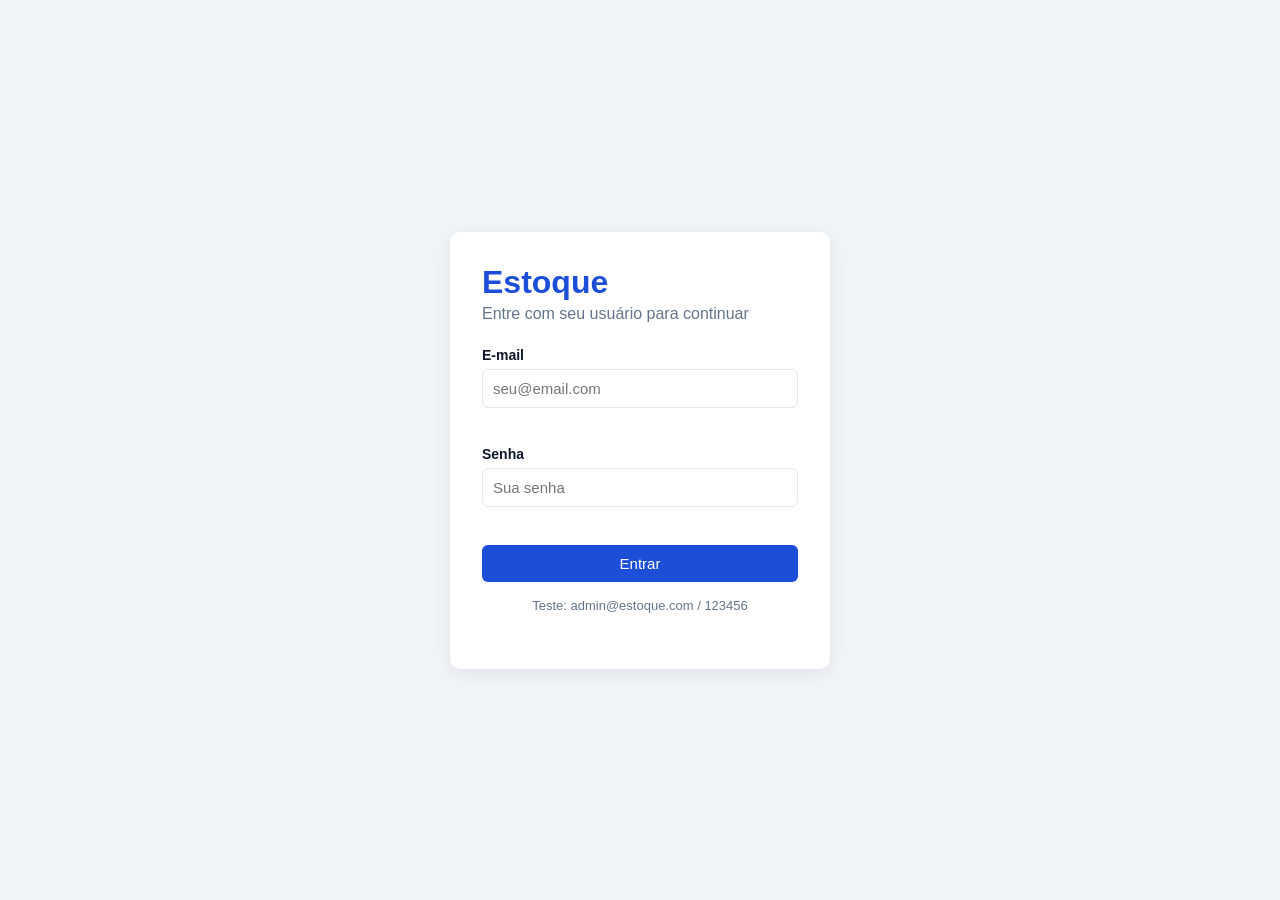
<file: painel.html>
<!DOCTYPE html>
<html lang="pt-BR">
<head>
  <meta charset="UTF-8">
  <meta name="viewport" content="width=device-width, initial-scale=1.0">
  <title>Painel | Sistema de Estoque</title>
  <link rel="stylesheet" href="css/style.css">
</head>
<body>
  <!-- TELA 2: PAINEL (listagem) -->
  <header class="topo">
    <strong>Sistema de Estoque</strong>
    <div>
      Olá, <span id="nomeUsuario"></span> |
      <a href="#" id="btnSair">Sair</a>
    </div>
  </header>

  <main class="conteudo">
    <h2>Produtos</h2>
    <br>

    <section class="resumo">
      <div class="cartao"><span>Produtos cadastrados</span><strong id="totalProdutos">0</strong></div>
      <div class="cartao"><span>Itens em estoque</span><strong id="totalItens">0</strong></div>
      <div class="cartao"><span>Abaixo do mínimo</span><strong id="totalBaixo">0</strong></div>
    </section>

    <div class="barra-acoes">
      <input type="search" id="busca" placeholder="Buscar produto pelo nome...">
      <a href="produto.html" class="btn">+ Novo produto</a>
    </div>

    <div class="tabela-container">
      <table>
        <thead>
          <tr>
            <th>Nome</th>
            <th>Categoria</th>
            <th>Qtd.</th>
            <th>Preço</th>
            <th>Ações</th>
          </tr>
        </thead>
        <tbody id="corpoTabela"></tbody>
      </table>
    </div>
  </main>

  <script src="js/dados.js"></script>
  <script src="js/painel.js"></script>
</body>
</html>
</file>
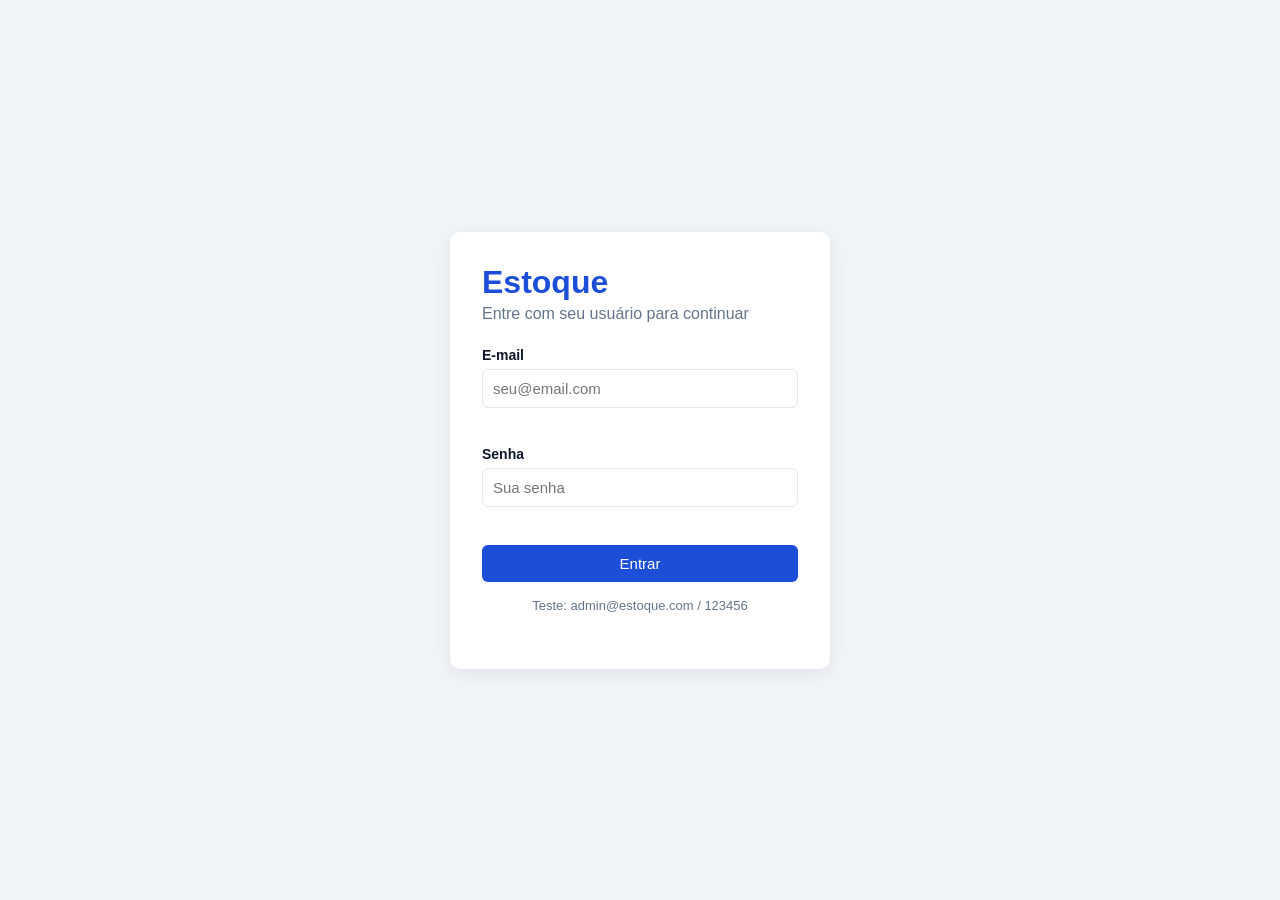
<file: produto.html>
<!DOCTYPE html>
<html lang="pt-BR">
<head>
  <meta charset="UTF-8">
  <meta name="viewport" content="width=device-width, initial-scale=1.0">
  <title>Produto | Sistema de Estoque</title>
  <link rel="stylesheet" href="css/style.css">
</head>
<body>
  <!-- TELA 3: CADASTRO / EDIÇÃO -->
  <header class="topo">
    <strong>Sistema de Estoque</strong>
    <a href="painel.html">Voltar ao painel</a>
  </header>

  <main class="conteudo">
    <h2 id="titulo">Novo produto</h2>
    <br>

    <form id="formProduto" class="formulario" novalidate>
      <div id="mensagem" class="mensagem"></div>

      <div class="campo">
        <label for="nome">Nome do produto *</label>
        <input type="text" id="nome" maxlength="100">
        <span class="erro" id="erroNome"></span>
      </div>

      <div class="campo">
        <label for="categoria">Categoria *</label>
        <select id="categoria">
          <option value="">Selecione...</option>
        </select>
        <span class="erro" id="erroCategoria"></span>
      </div>

      <div class="linha">
        <div class="campo">
          <label for="quantidade">Quantidade *</label>
          <input type="number" id="quantidade" min="0">
          <span class="erro" id="erroQuantidade"></span>
        </div>
        <div class="campo">
          <label for="minimo">Estoque mínimo *</label>
          <input type="number" id="minimo" min="0" value="5">
          <span class="erro" id="erroMinimo"></span>
        </div>
      </div>

      <div class="campo">
        <label for="preco">Preço (R$) *</label>
        <input type="number" id="preco" min="0" step="0.01">
        <span class="erro" id="erroPreco"></span>
      </div>

      <div class="botoes">
        <button type="submit" class="btn">Salvar</button>
        <a href="painel.html" class="btn btn-secundario">Cancelar</a>
      </div>
    </form>
  </main>

  <script src="js/dados.js"></script>
  <script src="js/produto.js"></script>
</body>
</html>
</file>
<file: css/style.css>
/* ===== Variáveis de cor (mude aqui para trocar o tema todo) ===== */
:root {
  --primaria: #1d4ed8;
  --primaria-escura: #1e3a8a;
  --fundo: #f1f5f9;
  --card: #ffffff;
  --texto: #0f172a;
  --cinza: #64748b;
  --borda: #e2e8f0;
  --perigo: #dc2626;
  --sucesso: #16a34a;
  --alerta: #f59e0b;
}

* { box-sizing: border-box; margin: 0; padding: 0; }

body {
  font-family: Arial, Helvetica, sans-serif;
  background: var(--fundo);
  color: var(--texto);
}

/* ===== Botões ===== */
.btn {
  display: inline-block;
  padding: 10px 18px;
  border: none;
  border-radius: 6px;
  background: var(--primaria);
  color: #fff;
  font-size: 15px;
  cursor: pointer;
  text-decoration: none;
}
.btn:hover { background: var(--primaria-escura); }
.btn-secundario { background: var(--cinza); }
.btn-perigo { background: var(--perigo); }
.btn-pequeno { padding: 6px 10px; font-size: 13px; }

/* ===== Formulários ===== */
.campo { display: flex; flex-direction: column; gap: 6px; margin-bottom: 16px; }
.campo label { font-weight: bold; font-size: 14px; }
.campo input, .campo select {
  padding: 10px;
  border: 1px solid var(--borda);
  border-radius: 6px;
  font-size: 15px;
}
.campo input:focus, .campo select:focus { outline: 2px solid var(--primaria); }
.erro { color: var(--perigo); font-size: 13px; min-height: 16px; }

/* ===== Tela 1: Login ===== */
.tela-login {
  min-height: 100vh;
  display: flex;
  align-items: center;
  justify-content: center;
  padding: 16px;
}
.caixa-login {
  background: var(--card);
  width: 100%;
  max-width: 380px;
  padding: 32px;
  border-radius: 10px;
  box-shadow: 0 4px 20px rgba(0, 0, 0, 0.08);
}
.caixa-login h1 { color: var(--primaria); margin-bottom: 4px; }
.caixa-login p { color: var(--cinza); margin-bottom: 24px; }
.caixa-login .btn { width: 100%; }
.dica { margin-top: 16px; font-size: 13px; color: var(--cinza); text-align: center; }

/* ===== Cabeçalho (telas 2 e 3) ===== */
.topo {
  background: var(--primaria);
  color: #fff;
  padding: 14px 24px;
  display: flex;
  justify-content: space-between;
  align-items: center;
  gap: 12px;
}
.topo a { color: #fff; }

.conteudo { max-width: 1000px; margin: 24px auto; padding: 0 16px; }

/* ===== Tela 2: Painel ===== */
.resumo {
  display: grid;
  grid-template-columns: repeat(auto-fit, minmax(180px, 1fr));
  gap: 16px;
  margin-bottom: 24px;
}
.cartao { background: var(--card); padding: 16px; border-radius: 8px; border: 1px solid var(--borda); }
.cartao span { color: var(--cinza); font-size: 13px; }
.cartao strong { display: block; font-size: 26px; margin-top: 4px; }

.barra-acoes { display: flex; gap: 12px; margin-bottom: 16px; flex-wrap: wrap; }
.barra-acoes input { flex: 1; min-width: 200px; padding: 10px; border: 1px solid var(--borda); border-radius: 6px; }

.tabela-container { overflow-x: auto; }
table { width: 100%; border-collapse: collapse; background: var(--card); }
th, td { padding: 12px; text-align: left; border-bottom: 1px solid var(--borda); }
th { background: #e2e8f0; font-size: 13px; text-transform: uppercase; }
tr.baixo { background: #fef3c7; }
.selo { padding: 2px 8px; border-radius: 10px; font-size: 12px; color: #fff; background: var(--alerta); }

/* ===== Tela 3: Cadastro ===== */
.formulario { background: var(--card); padding: 24px; border-radius: 8px; max-width: 600px; }
.linha { display: grid; grid-template-columns: 1fr 1fr; gap: 16px; }
.botoes { display: flex; gap: 12px; }

.mensagem { padding: 12px; border-radius: 6px; margin-bottom: 16px; display: none; }
.mensagem.ok { display: block; background: #dcfce7; color: var(--sucesso); }

/* ===== Celular ===== */
@media (max-width: 600px) {
  .linha { grid-template-columns: 1fr; }
  .topo { flex-direction: column; }
}
</file>
